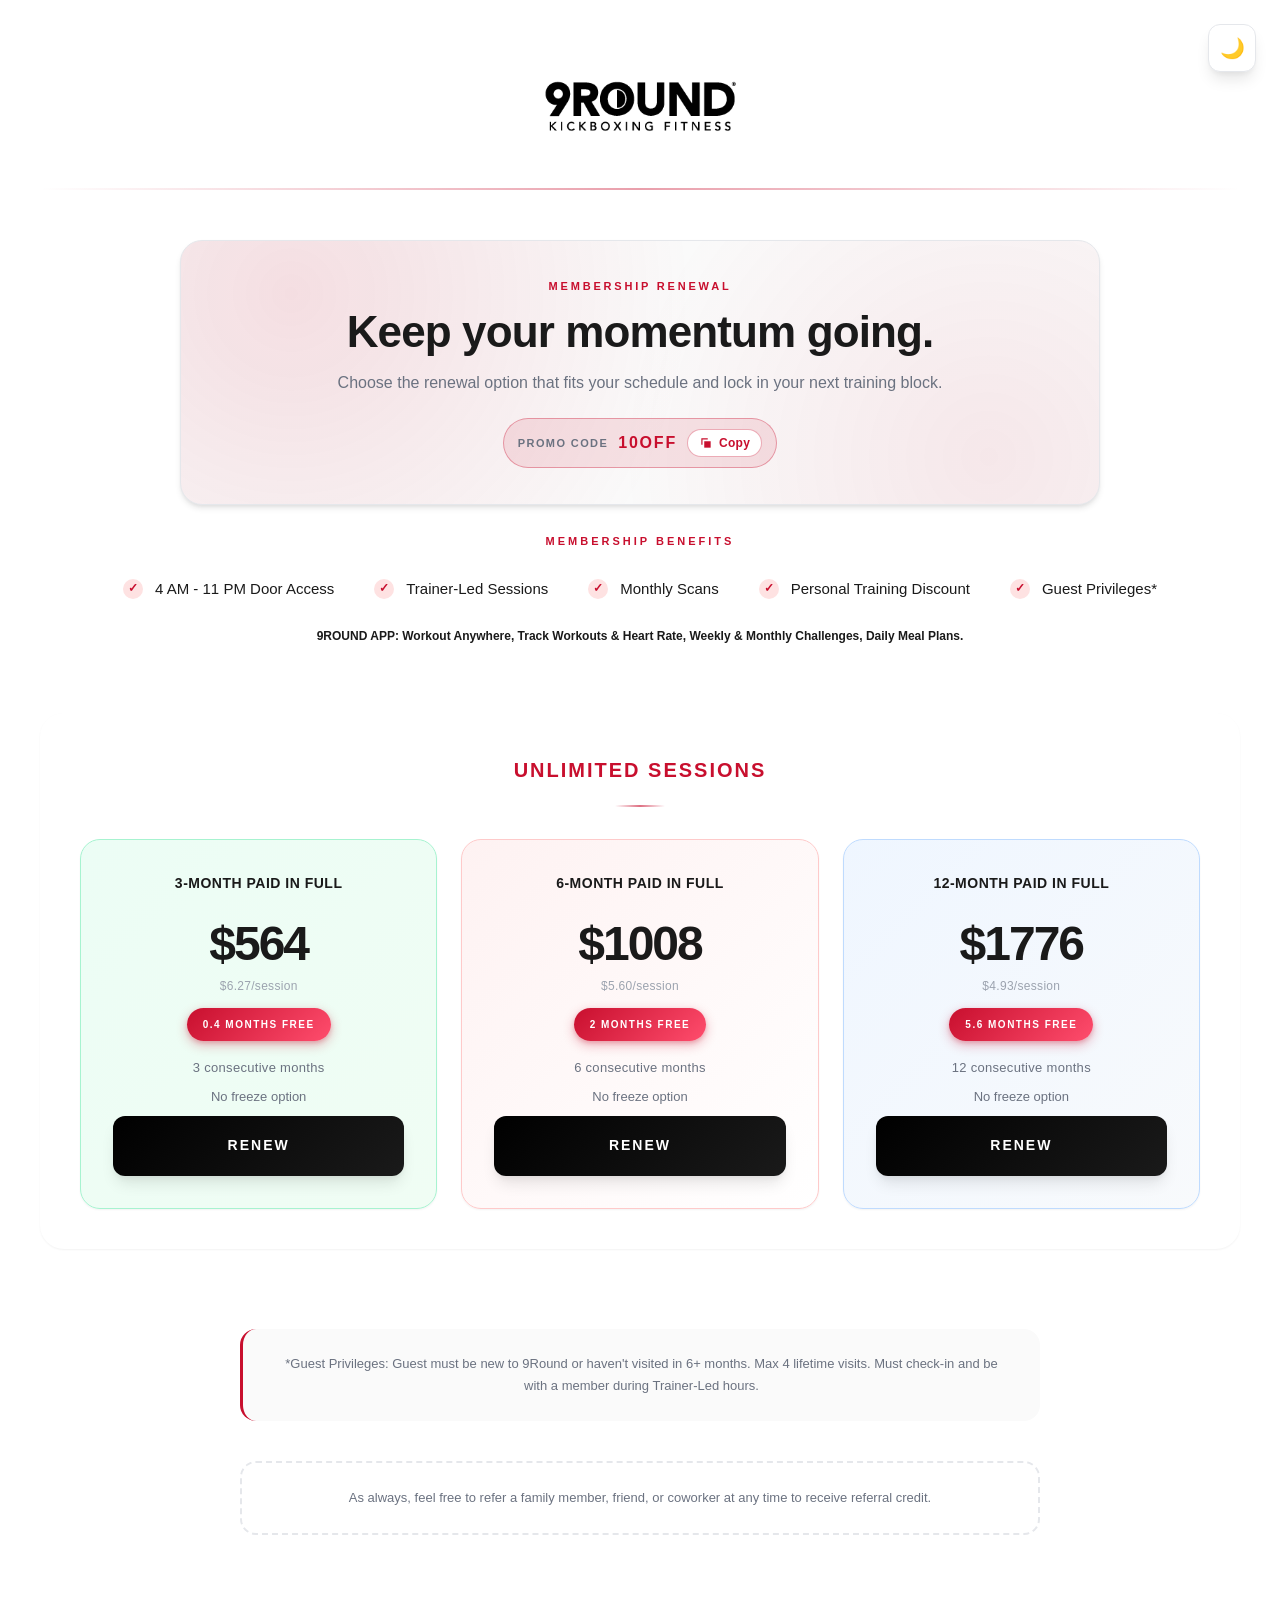
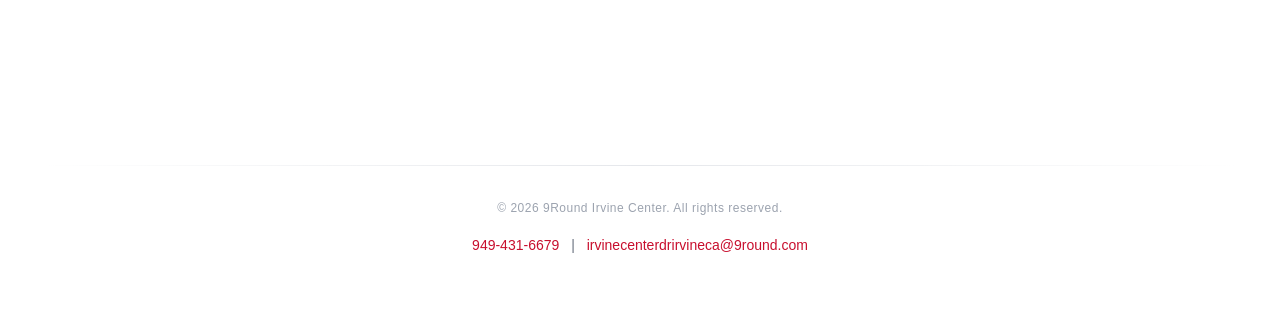
<file: index.html>
<!DOCTYPE html>
<html lang="en">
<head>
  <meta charset="UTF-8">
  <meta name="viewport" content="width=device-width, initial-scale=1.0, viewport-fit=cover">
  <title>9Round Irvine Center - Membership Options</title>
  <link rel="icon" type="image/png" sizes="96x96" href="images/favicon-96x96.png">
  <link rel="icon" href="images/favicon.svg" type="image/svg+xml">
  <link rel="shortcut icon" href="images/favicon.ico" type="image/x-icon">
  <link rel="stylesheet" type="text/css" href="styles.css">
</head>
<body>
  <button class="theme-toggle" aria-label="Toggle theme" title="Toggle light/dark mode">
    <span class="theme-icon">🌙</span>
  </button>
  <div class="container">
    <div class="logo-container">
      <img src="images/9round-white-logo.png" alt="9Round Logo" class="logo">
    </div>

    <section class="renewal-hero" aria-label="Membership renewal information">
      <p class="renewal-hero-kicker">MEMBERSHIP RENEWAL</p>
      <h1 class="renewal-hero-title">Keep your momentum going.</h1>
      <p class="renewal-hero-subtitle">Choose the renewal option that fits your schedule and lock in your next training block.</p>
      <div class="renewal-hero-promo">
        <span class="renewal-hero-promo-label">Promo Code</span>
        <span class="renewal-hero-promo-value" id="renewalPromoCode">10OFF</span>
        <button
          type="button"
          class="promo-copy-button"
          id="copyRenewCodeBtn"
          aria-label="Copy promo code 10OFF"
          title="Copy promo code"
        >
          <svg class="promo-copy-icon" viewBox="0 0 24 24" aria-hidden="true">
            <path d="M9 9h11v11H9z"></path>
            <path d="M4 4h11v2H6v9H4z"></path>
          </svg>
          <span class="promo-copy-text">Copy</span>
        </button>
      </div>
    </section>

    <div class="benefits-section">
      <ul class="benefits-list">
        <li>4 AM - 11 PM Door Access</li>
        <li>Trainer-Led Sessions</li>
        <li>Monthly Scans</li>
        <li>Personal Training Discount</li>
        <li>Guest Privileges*</li>
        <li class="no-checkmark">9ROUND APP: Workout Anywhere, Track Workouts & Heart Rate, Weekly & Monthly Challenges, Daily Meal Plans.</li>
      </ul>
    </div>

    <div class="pricing-grid pif-grid">
      <!-- Unlimited Sessions -->
      <div class="pricing-tier pif-unlimited-tier" data-tier="unlimited">
        <h2 class="tier-title">UNLIMITED SESSIONS</h2>

        <div class="pricing-option pif-option pif-option-3mo">
          <h3 class="option-title">3-Month Paid In Full</h3>
          <div class="price">$564</div>
          <div class="price-per-session">$6.27/session</div>
          <div class="highlight-badge" data-pif="564" data-monthly="228" data-tier="Unlimited" data-renew-url="https://app.clubready.com/JoinUs/9261/585790" data-months="3">0.4 MONTHS FREE</div>
          <p class="price-note">3 consecutive months</p>
          <p class="option-note">No freeze option</p>
          <a href="#" class="renew-button" data-url="https://app.clubready.com/JoinUs/9261/585790">RENEW</a>
        </div>

        <div class="pricing-option pif-option">
          <h3 class="option-title">6-Month Paid In Full</h3>
          <div class="price">$1008</div>
          <div class="price-per-session">$5.60/session</div>
          <div class="highlight-badge" data-pif="1008" data-monthly="228" data-tier="Unlimited" data-renew-url="https://app.clubready.com/JoinUs/9261/585791" data-months="6">2 MONTHS FREE</div>
          <p class="price-note">6 consecutive months</p>
          <p class="option-note">No freeze option</p>
          <a href="#" class="renew-button" data-url="https://app.clubready.com/JoinUs/9261/585791">RENEW</a>
        </div>

        <div class="pricing-option pif-option pif-option-12mo">
          <h3 class="option-title">12-Month Paid In Full</h3>
          <div class="price">$1776</div>
          <div class="price-per-session">$4.93/session</div>
          <div class="highlight-badge" data-pif="1776" data-monthly="228" data-tier="Unlimited" data-renew-url="https://app.clubready.com/JoinUs/9261/585792" data-months="12">5.6 MONTHS FREE</div>
          <p class="price-note">12 consecutive months</p>
          <p class="option-note">No freeze option</p>
          <a href="#" class="renew-button" data-url="https://app.clubready.com/JoinUs/9261/585792">RENEW</a>
        </div>
      </div>
    </div>

    <div class="guest-note">
      <p>*Guest Privileges: Guest must be new to 9Round or haven't visited in 6+ months. Max 4 lifetime visits. Must check-in and be with a member during Trainer-Led hours.</p>
    </div>

    <div class="referral-note">
      <p>As always, feel free to refer a family member, friend, or coworker at any time to receive referral credit.</p>
    </div>
  </div>

  <footer>
    <div class="footer-line"></div>
    <div class="footer-content">
      <p class="copyright">&copy; 2026 9Round Irvine Center. All rights reserved.</p>
      <p class="contact-info">
        <a href="tel:949-431-6679">949-431-6679</a> | 
        <a href="mailto:irvinecenterdrirvineca@9round.com">irvinecenterdrirvineca@9round.com</a>
      </p>
    </div>
  </footer>

  <!-- Renewal Modal -->
  <div id="renewalModal" class="modal">
    <div class="modal-content">
      <div class="modal-header">
        <div class="modal-title-wrapper">
          <h3 class="modal-title">
            <span class="modal-title-line1">MEMBERSHIP</span>
            <span class="modal-title-line2">RENEWAL</span>
          </h3>
        </div>
        <div class="modal-header-actions">
          <button class="modal-refresh" aria-label="Refresh content" title="Refresh content">
            <span class="refresh-icon">↻</span>
            <span class="refresh-text">Refresh</span>
          </button>
          <button class="modal-close" aria-label="Close modal">&times;</button>
        </div>
      </div>
      <div class="modal-body">
        <div class="modal-iframe-overlay">
          <div class="modal-overlay-content">
            <img src="images/favicon.svg" alt="9Round Logo" class="modal-overlay-logo">
            <div class="modal-overlay-info">
              <div class="modal-overlay-name">9Round Irvine Center</div>
              <div class="modal-overlay-address">6610 Irvine Center Dr, Irvine, CA 92618</div>
              <a href="tel:949-431-6679" class="modal-overlay-phone">949-431-6679</a>
            </div>
          </div>
        </div>
        <div class="modal-loader" id="modalLoader">
          <div class="loader-spinner"></div>
          <p class="loader-text">Loading...</p>
          <button class="status-check-btn" style="display:none; margin-top: 20px; padding: 10px 20px; background: #dc2626; color: white; border: none; border-radius: 4px; cursor: pointer; font-size: 14px; font-weight: 600;">Check Status / Close</button>
        </div>
        <iframe id="renewalIframe" src="" frameborder="0"></iframe>
      </div>
    </div>
  </div>

  <!-- Savings Modal -->
  <div id="savingsModal" class="modal">
    <div class="modal-content savings-modal-content">
      <div class="modal-header">
        <h3 class="modal-title">How You Save</h3>
        <button class="modal-close savings-modal-close" aria-label="Close modal">&times;</button>
      </div>
      <div class="modal-body savings-modal-body">
        <div class="savings-content">
          <div class="savings-membership-info">
            <div class="savings-membership-title" id="savings-tier-name">UNLIMITED SESSIONS</div>
            <div class="savings-membership-subtitle" id="savings-subtitle">6-Month Paid In Full</div>
          </div>
          <div class="savings-line">
            <span id="savings-monthly-label">6 months month-to-month:</span>
            <strong id="savings-monthly-total">$0</strong>
          </div>
          <div class="savings-line">
            <span id="savings-pif-label">6 months paid in full:</span>
            <strong id="savings-pif-total">$0</strong>
          </div>
          <div class="savings-total">
            <span>You save:</span>
            <strong id="savings-amount">$0</strong>
          </div>
          <div class="savings-note" id="savings-note-text">That's like getting 2 months FREE!</div>
          <a href="#" class="renew-button savings-modal-renew" id="savings-renew-button">RENEW</a>
        </div>
      </div>
    </div>
  </div>

  <script>
    // Theme management
    (function() {
      const themeToggle = document.querySelector('.theme-toggle');
      const themeIcon = document.querySelector('.theme-icon');
      const html = document.documentElement;
      
      // Get saved theme or detect system preference
      function getInitialTheme() {
        const savedTheme = localStorage.getItem('theme');
        if (savedTheme) {
          return savedTheme;
        }
        return window.matchMedia('(prefers-color-scheme: dark)').matches ? 'dark' : 'light';
      }
      
      // Apply theme
      function setTheme(theme) {
        html.setAttribute('data-theme', theme);
        localStorage.setItem('theme', theme);
        themeIcon.textContent = theme === 'dark' ? '☀️' : '🌙';
      }
      
      // Initialize theme
      setTheme(getInitialTheme());
      
      // Toggle theme on button click
      themeToggle.addEventListener('click', () => {
        const currentTheme = html.getAttribute('data-theme');
        const newTheme = currentTheme === 'dark' ? 'light' : 'dark';
        setTheme(newTheme);
      });
      
      // Listen for system theme changes (optional)
      window.matchMedia('(prefers-color-scheme: dark)').addEventListener('change', (e) => {
        // Only auto-switch if user hasn't manually set a preference
        if (!localStorage.getItem('theme')) {
          setTheme(e.matches ? 'dark' : 'light');
        }
      });
    })();

    // Modal functionality
    const modal = document.getElementById('renewalModal');
    const modalIframe = document.getElementById('renewalIframe');
    const modalClose = document.querySelector('.modal-close');
    const modalRefresh = document.querySelector('.modal-refresh');
    const modalLoader = document.getElementById('modalLoader');
    const loaderText = modalLoader.querySelector('.loader-text');
    const statusCheckBtn = modalLoader.querySelector('.status-check-btn');
    let loaderTimeout;
    let submissionTimeout;
    let loadCheckInterval;
    let lastIframeUrl = '';
    let modalOpenTime = null;

    function showModal(url) {
      // Show loader immediately
      modalLoader.style.display = 'flex';
      modal.style.display = 'flex';
      document.body.style.overflow = 'hidden'; // Prevent background scrolling
      
      // Reset loader text and hide status button
      loaderText.textContent = 'Loading...';
      statusCheckBtn.style.display = 'none';
      
      // Clear any existing timeouts/intervals
      if (loaderTimeout) {
        clearTimeout(loaderTimeout);
        loaderTimeout = null;
      }
      if (submissionTimeout) {
        clearTimeout(submissionTimeout);
        submissionTimeout = null;
      }
      if (loadCheckInterval) {
        clearInterval(loadCheckInterval);
        loadCheckInterval = null;
      }
      
      lastIframeUrl = url;
      
      // Track when modal was opened
      modalOpenTime = Date.now();
      
      // Set iframe source
      modalIframe.src = url;
      
      // Start periodic check for blocked/stuck iframe
      let checkCount = 0;
      loadCheckInterval = setInterval(() => {
        checkCount++;
        const timeSinceOpen = Date.now() - modalOpenTime;
        
        // After 30 seconds, always show status button (regardless of our loader state)
        // This handles cases where ClubReady's form shows its own loading spinners
        if (timeSinceOpen >= 30000) {
          // Show status button if modal is still open
          if (modal.style.display === 'flex') {
            loaderText.textContent = 'The form may be taking longer than expected. If your order was submitted, please check your email for confirmation. You can close this window.';
            showStatusCheckButton();
            clearInterval(loadCheckInterval);
            loadCheckInterval = null;
          }
        }
      }, 1000); // Check every 1 second
      
      // Set a timeout that always shows status button after 30 seconds
      // This ensures users can always close the modal, even if ClubReady's form is stuck
      loaderTimeout = setTimeout(() => {
        // Always show status button after 30 seconds if modal is still open
        if (modal.style.display === 'flex') {
          loaderText.textContent = 'The form may be taking longer than expected. If your order was submitted, please check your email for confirmation. You can close this window.';
          showStatusCheckButton();
          
          // Clear the interval if timeout fires
          if (loadCheckInterval) {
            clearInterval(loadCheckInterval);
            loadCheckInterval = null;
          }
        }
      }, 30000); // 30 seconds
    }

    function closeModal() {
      modal.style.display = 'none';
      modalIframe.src = ''; // Clear iframe to stop loading
      document.body.style.overflow = ''; // Restore scrolling
      modalLoader.style.display = 'none'; // Hide loader
      loaderText.textContent = 'Loading...';
      statusCheckBtn.style.display = 'none';
      
      if (loaderTimeout) {
        clearTimeout(loaderTimeout);
        loaderTimeout = null;
      }
      if (submissionTimeout) {
        clearTimeout(submissionTimeout);
        submissionTimeout = null;
      }
      if (loadCheckInterval) {
        clearInterval(loadCheckInterval);
        loadCheckInterval = null;
      }
      
      lastIframeUrl = '';
      modalOpenTime = null;
    }

    function showStatusCheckButton() {
      statusCheckBtn.style.display = 'block';
    }

    // Enhanced load event handler - fires on every navigation including post-submission
    modalIframe.addEventListener('load', function() {
      // Clear initial loader timeout since iframe loaded
      if (loaderTimeout) {
        clearTimeout(loaderTimeout);
        loaderTimeout = null;
      }
      
      // Clear the periodic check interval since iframe loaded
      if (loadCheckInterval) {
        clearInterval(loadCheckInterval);
        loadCheckInterval = null;
      }
      
      // Hide loader after a short delay to ensure content is rendered
      setTimeout(() => {
        modalLoader.style.display = 'none';
        statusCheckBtn.style.display = 'none';
      }, 500);
      
      // Try to detect if we're on a success/confirmation page
      try {
        // Check if iframe URL changed (may be blocked by same-origin policy)
        const currentUrl = modalIframe.src;
        if (currentUrl !== lastIframeUrl && (currentUrl.includes('success') || currentUrl.includes('confirm'))) {
          // Likely on success page
          console.log('Detected potential success page');
        }
        lastIframeUrl = currentUrl;
      } catch (e) {
        // Cross-origin restriction - can't access iframe.contentWindow
        // This is expected for ClubReady
      }
      
      // Monitor for stuck loading state after form submission
      // If loader is still showing after 2 minutes, show user feedback
      if (submissionTimeout) {
        clearTimeout(submissionTimeout);
      }
      
      submissionTimeout = setTimeout(() => {
        // Always show status button after 30 seconds if modal is still open
        // This handles cases where ClubReady's form processing gets stuck
        if (modal.style.display === 'flex') {
          loaderText.textContent = 'Processing may be taking longer than expected. If your order was submitted, please check your email for confirmation.';
          showStatusCheckButton();
        }
      }, 30000); // 30 seconds after load event
    });

    // Handle iframe load errors
    modalIframe.addEventListener('error', function() {
      modalLoader.style.display = 'none';
      statusCheckBtn.style.display = 'none';
      
      if (loaderTimeout) {
        clearTimeout(loaderTimeout);
        loaderTimeout = null;
      }
      if (submissionTimeout) {
        clearTimeout(submissionTimeout);
        submissionTimeout = null;
      }
      
      console.error('Failed to load iframe content');
      
      // Show user-friendly error message
      loaderText.textContent = 'Failed to load form. Please try refreshing or contact support.';
      showStatusCheckButton();
    });

    // Refresh button click handler
    modalRefresh.addEventListener('click', function() {
      if (!modalIframe.src) return;
      modalLoader.style.display = 'flex';
      loaderText.textContent = 'Loading...';
      statusCheckBtn.style.display = 'none';
      
      if (loaderTimeout) {
        clearTimeout(loaderTimeout);
      }
      if (submissionTimeout) {
        clearTimeout(submissionTimeout);
      }
      
      lastIframeUrl = modalIframe.src;
      modalIframe.src = modalIframe.src;
      
      loaderTimeout = setTimeout(() => {
        modalLoader.style.display = 'none';
      }, 30000);
    });

    // Status check button click handler
    statusCheckBtn.addEventListener('click', function() {
      closeModal();
    });

    // Listen for messages from iframe (if ClubReady supports postMessage)
    window.addEventListener('message', function(event) {
      // Verify origin for security
      if (event.origin.includes('clubready.com')) {
        if (event.data && event.data.type === 'formSubmitted') {
          modalLoader.style.display = 'none';
          statusCheckBtn.style.display = 'none';
        } else if (event.data && event.data.type === 'formError') {
          loaderText.textContent = 'An error occurred. Please try again.';
          showStatusCheckButton();
        }
      }
    });

    // Close modal handlers
    modalClose.addEventListener('click', closeModal);
    
    // Close modal when clicking outside
    window.addEventListener('click', function(event) {
      if (event.target === modal) {
        closeModal();
      }
    });

    // Close modal on Escape key
    document.addEventListener('keydown', function(event) {
      if (event.key === 'Escape' && modal.style.display === 'flex') {
        closeModal();
      }
    });

    // Savings Modal functionality
    (function() {
      const savingsModal = document.getElementById('savingsModal');
      const savingsModalClose = document.querySelector('.savings-modal-close');
      const badges = document.querySelectorAll('.highlight-badge');
      
      function showSavingsModal(badge) {
        if (!badge.hasAttribute('data-pif')) return;
        const pifPrice = parseFloat(badge.getAttribute('data-pif'));
        const monthlyPrice = parseFloat(badge.getAttribute('data-monthly'));
        const tierName = badge.getAttribute('data-tier');
        const renewUrl = badge.getAttribute('data-renew-url');
        const months = parseInt(badge.getAttribute('data-months'), 10) || 6;
        
        // Calculate values
        const monthsMonthly = monthlyPrice * months;
        const savings = monthsMonthly - pifPrice;
        const monthsFree = Math.round(savings / monthlyPrice * 10) / 10;
        
        // Update modal content
        const tierDisplayName = tierName.toUpperCase().includes('SESSION') 
          ? tierName.toUpperCase() 
          : tierName.toUpperCase() + ' SESSIONS';
        document.getElementById('savings-tier-name').textContent = tierDisplayName;
        document.getElementById('savings-subtitle').textContent = months + '-Month Paid In Full';
        document.getElementById('savings-monthly-label').textContent = months + ' months month-to-month:';
        document.getElementById('savings-pif-label').textContent = months + ' months paid in full:';
        document.getElementById('savings-monthly-total').textContent = `$${monthsMonthly.toLocaleString()}`;
        document.getElementById('savings-pif-total').textContent = `$${pifPrice.toLocaleString()}`;
        document.getElementById('savings-amount').textContent = `$${savings.toLocaleString()}`;
        document.getElementById('savings-note-text').textContent = "That's like getting " + (monthsFree % 1 === 0 ? monthsFree : monthsFree.toFixed(1)) + " months FREE!";
        
        // Update renew button
        const renewButton = document.getElementById('savings-renew-button');
        renewButton.setAttribute('data-url', renewUrl || '#');
        
        // Show modal
        savingsModal.style.display = 'flex';
        document.body.style.overflow = 'hidden';
      }
      
      function closeSavingsModal() {
        savingsModal.style.display = 'none';
        document.body.style.overflow = '';
      }
      
      // Add click handlers to all badges
      badges.forEach(badge => {
        badge.addEventListener('click', function(e) {
          e.preventDefault();
          e.stopPropagation();
          showSavingsModal(badge);
        });
      });
      
      // Close modal handlers
      savingsModalClose.addEventListener('click', closeSavingsModal);
      
      // Close modal when clicking outside
      window.addEventListener('click', function(event) {
        if (event.target === savingsModal) {
          closeSavingsModal();
        }
      });
      
      // Close modal on Escape key
      document.addEventListener('keydown', function(event) {
        if (event.key === 'Escape' && savingsModal.style.display === 'flex') {
          closeSavingsModal();
        }
      });
      
      // Handle renew button click in savings modal
      const savingsRenewButton = document.getElementById('savings-renew-button');
      savingsRenewButton.addEventListener('click', function(e) {
        e.preventDefault();
        const url = this.getAttribute('data-url');
        if (url && url !== '#') {
          closeSavingsModal();
          showModal(url);
        }
      });
    })();

    // Add click handlers for RENEW buttons
    document.querySelectorAll('.renew-button').forEach(button => {
      button.addEventListener('click', function(e) {
        e.preventDefault();
        const url = this.getAttribute('data-url');
        if (url && url !== '#' && !url.startsWith('PLACEHOLDER')) {
          showModal(url);
        } else {
          console.log('Placeholder URL for:', this.getAttribute('data-url'));
          alert('Renewal URL will be added soon. Please contact the gym for renewal options.');
        }
      });
    });

    (function() {
      const copyButton = document.getElementById('copyRenewCodeBtn');
      const promoCodeEl = document.getElementById('renewalPromoCode');
      if (!copyButton || !promoCodeEl) return;

      let copyResetTimeout = null;

      function setCopiedState() {
        copyButton.classList.add('copied');
        const copyText = copyButton.querySelector('.promo-copy-text');
        if (copyText) copyText.textContent = 'Copied';
        if (copyResetTimeout) clearTimeout(copyResetTimeout);
        copyResetTimeout = setTimeout(() => {
          copyButton.classList.remove('copied');
          if (copyText) copyText.textContent = 'Copy';
        }, 1800);
      }

      function fallbackCopyText(text) {
        const textArea = document.createElement('textarea');
        textArea.value = text;
        textArea.setAttribute('readonly', '');
        textArea.style.position = 'fixed';
        textArea.style.opacity = '0';
        document.body.appendChild(textArea);
        textArea.select();
        const ok = document.execCommand('copy');
        document.body.removeChild(textArea);
        return ok;
      }

      async function copyPromoCode() {
        const code = promoCodeEl.textContent.trim();
        try {
          if (navigator.clipboard && window.isSecureContext) {
            await navigator.clipboard.writeText(code);
          } else if (!fallbackCopyText(code)) {
            throw new Error('Clipboard copy failed');
          }
          setCopiedState();
        } catch (err) {
          alert('Unable to copy automatically. Promo code: ' + code);
        }
      }

      copyButton.addEventListener('click', copyPromoCode);
    })();

    // Sticky tabs on scroll
    (function() {
      const pricingTabs = document.querySelector('.pricing-tabs');
      if (!pricingTabs) return;
      let lastScrollTop = 0;
      
      function handleScroll() {
        const scrollTop = window.pageYOffset || document.documentElement.scrollTop;
        
        if (scrollTop > 100) {
          pricingTabs.classList.add('scrolled');
        } else {
          pricingTabs.classList.remove('scrolled');
        }
        
        lastScrollTop = scrollTop;
      }
      
      window.addEventListener('scroll', handleScroll, { passive: true });
      handleScroll(); // Check initial state
    })();

    // Pricing Filter Tabs functionality
    (function() {
      const tabs = document.querySelectorAll('.pricing-tab');
      const tiers = document.querySelectorAll('.pricing-tier');
      const pricingGrid = document.querySelector('.pricing-grid');
      if (!tabs.length || !tiers.length || !pricingGrid) return;
      
      tabs.forEach(tab => {
        tab.addEventListener('click', function() {
          const filter = this.getAttribute('data-filter');
          
          // Update active tab
          tabs.forEach(t => t.classList.remove('active'));
          this.classList.add('active');
          
          // Update grid layout class
          if (filter === 'all') {
            pricingGrid.classList.remove('filtered');
          } else {
            pricingGrid.classList.add('filtered');
          }
          
          // Filter pricing tiers
          tiers.forEach(tier => {
            const tierType = tier.getAttribute('data-tier');
            
            if (filter === 'all' || tierType === filter) {
              // Add filtered class if not showing all
              if (filter !== 'all') {
                tier.classList.add('filtered-tier');
                tier.style.display = 'grid';
              } else {
                tier.classList.remove('filtered-tier');
                tier.style.display = 'block';
              }
              // Trigger animation
              setTimeout(() => {
                tier.style.opacity = '1';
                tier.style.transform = 'translateY(0)';
              }, 10);
            } else {
              tier.classList.remove('filtered-tier');
              tier.style.opacity = '0';
              tier.style.transform = 'translateY(20px)';
              setTimeout(() => {
                tier.style.display = 'none';
              }, 300);
            }
          });
        });
      });
    })();
  </script>
</body>
</html>
</file>
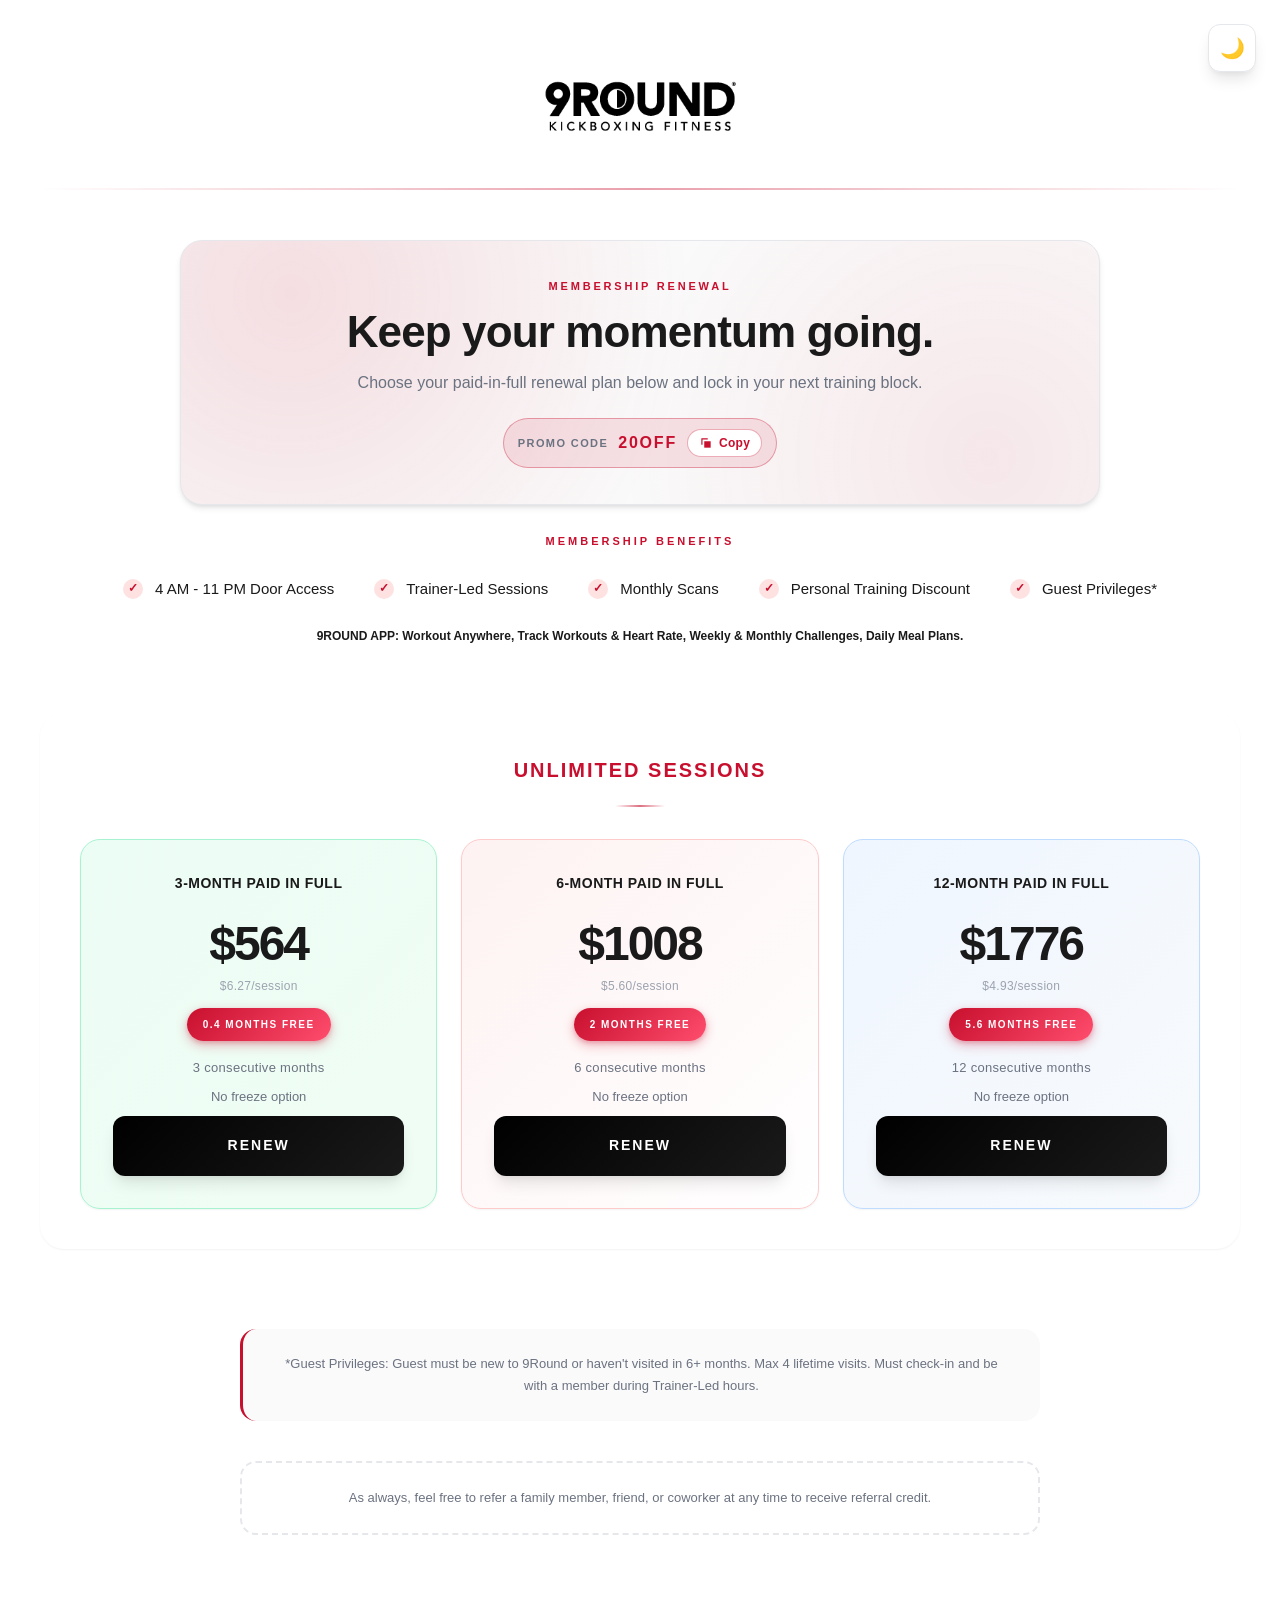
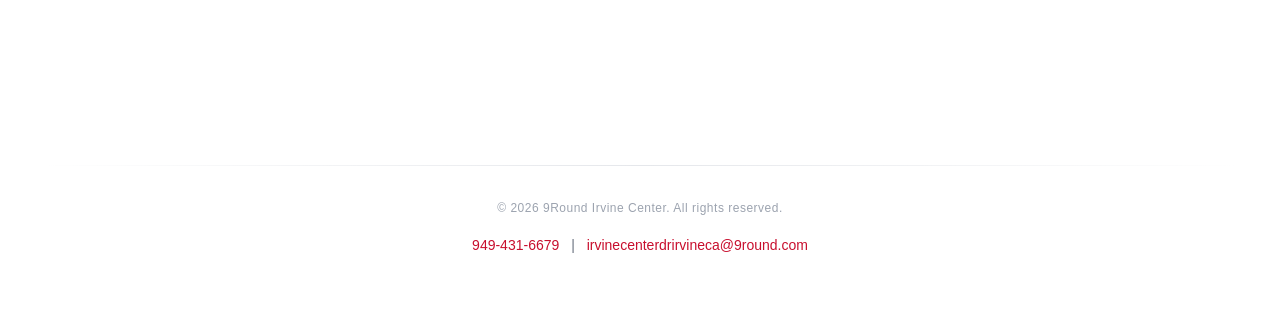
<file: pif/index.html>
<!DOCTYPE html>
<html lang="en">
<head>
  <meta charset="UTF-8">
  <meta name="viewport" content="width=device-width, initial-scale=1.0, viewport-fit=cover">
  <title>9Round Irvine Center - Renewal Paid In Full Options</title>
  <link rel="icon" type="image/png" sizes="96x96" href="../images/favicon-96x96.png">
  <link rel="icon" href="../images/favicon.svg" type="image/svg+xml">
  <link rel="shortcut icon" href="../images/favicon.ico" type="image/x-icon">
  <link rel="stylesheet" type="text/css" href="../styles.css">
</head>
<body>
  <button class="theme-toggle" aria-label="Toggle theme" title="Toggle light/dark mode">
    <span class="theme-icon">🌙</span>
  </button>
  <div class="container">
    <div class="logo-container">
      <img src="../images/9round-white-logo.png" alt="9Round Logo" class="logo">
    </div>

    <section class="renewal-hero" aria-label="Membership renewal information">
      <p class="renewal-hero-kicker">MEMBERSHIP RENEWAL</p>
      <h1 class="renewal-hero-title">Keep your momentum going.</h1>
      <p class="renewal-hero-subtitle">Choose your paid-in-full renewal plan below and lock in your next training block.</p>
      <div class="renewal-hero-promo">
        <span class="renewal-hero-promo-label">Promo Code</span>
        <span class="renewal-hero-promo-value" id="renewalPromoCode">20OFF</span>
        <button
          type="button"
          class="promo-copy-button"
          id="copyRenewCodeBtn"
          aria-label="Copy promo code 20OFF"
          title="Copy promo code"
        >
          <svg class="promo-copy-icon" viewBox="0 0 24 24" aria-hidden="true">
            <path d="M9 9h11v11H9z"></path>
            <path d="M4 4h11v2H6v9H4z"></path>
          </svg>
          <span class="promo-copy-text">Copy</span>
        </button>
      </div>
    </section>

    <div class="benefits-section">
      <ul class="benefits-list">
        <li>4 AM - 11 PM Door Access</li>
        <li>Trainer-Led Sessions</li>
        <li>Monthly Scans</li>
        <li>Personal Training Discount</li>
        <li>Guest Privileges*</li>
        <li class="no-checkmark">9ROUND APP: Workout Anywhere, Track Workouts & Heart Rate, Weekly & Monthly Challenges, Daily Meal Plans.</li>
      </ul>
    </div>

    <div class="pricing-grid pif-grid">
      <div class="pricing-tier pif-unlimited-tier" data-tier="unlimited">
        <h2 class="tier-title">UNLIMITED SESSIONS</h2>

        <div class="pricing-option pif-option pif-option-3mo">
          <h3 class="option-title">3-Month Paid In Full</h3>
          <div class="price">$564</div>
          <div class="price-per-session">$6.27/session</div>
          <div class="highlight-badge" data-pif="564" data-monthly="228" data-tier="Unlimited" data-renew-url="https://app.clubready.com/JoinUs/9261/585790" data-months="3">0.4 MONTHS FREE</div>
          <p class="price-note">3 consecutive months</p>
          <p class="option-note">No freeze option</p>
          <a href="#" class="renew-button" data-url="https://app.clubready.com/JoinUs/9261/585790">RENEW</a>
        </div>

        <div class="pricing-option pif-option">
          <h3 class="option-title">6-Month Paid In Full</h3>
          <div class="price">$1008</div>
          <div class="price-per-session">$5.60/session</div>
          <div class="highlight-badge" data-pif="1008" data-monthly="228" data-tier="Unlimited" data-renew-url="https://app.clubready.com/JoinUs/9261/585791" data-months="6">2 MONTHS FREE</div>
          <p class="price-note">6 consecutive months</p>
          <p class="option-note">No freeze option</p>
          <a href="#" class="renew-button" data-url="https://app.clubready.com/JoinUs/9261/585791">RENEW</a>
        </div>

        <div class="pricing-option pif-option pif-option-12mo">
          <h3 class="option-title">12-Month Paid In Full</h3>
          <div class="price">$1776</div>
          <div class="price-per-session">$4.93/session</div>
          <div class="highlight-badge" data-pif="1776" data-monthly="228" data-tier="Unlimited" data-renew-url="https://app.clubready.com/JoinUs/9261/585792" data-months="12">5.6 MONTHS FREE</div>
          <p class="price-note">12 consecutive months</p>
          <p class="option-note">No freeze option</p>
          <a href="#" class="renew-button" data-url="https://app.clubready.com/JoinUs/9261/585792">RENEW</a>
        </div>
      </div>

    </div>

    <div class="guest-note">
      <p>*Guest Privileges: Guest must be new to 9Round or haven't visited in 6+ months. Max 4 lifetime visits. Must check-in and be with a member during Trainer-Led hours.</p>
    </div>

    <div class="referral-note">
      <p>As always, feel free to refer a family member, friend, or coworker at any time to receive referral credit.</p>
    </div>
  </div>

  <footer>
    <div class="footer-line"></div>
    <div class="footer-content">
      <p class="copyright">&copy; 2026 9Round Irvine Center. All rights reserved.</p>
      <p class="contact-info">
        <a href="tel:949-431-6679">949-431-6679</a> |
        <a href="mailto:irvinecenterdrirvineca@9round.com">irvinecenterdrirvineca@9round.com</a>
      </p>
    </div>
  </footer>

  <div id="renewalModal" class="modal">
    <div class="modal-content">
      <div class="modal-header">
        <div class="modal-title-wrapper">
          <h3 class="modal-title">
            <span class="modal-title-line1">MEMBERSHIP</span>
            <span class="modal-title-line2">RENEWAL</span>
          </h3>
        </div>
        <div class="modal-header-actions">
          <button class="modal-refresh" aria-label="Refresh content" title="Refresh content">
            <span class="refresh-icon">↻</span>
            <span class="refresh-text">Refresh</span>
          </button>
          <button class="modal-close" aria-label="Close modal">&times;</button>
        </div>
      </div>
      <div class="modal-body">
        <div class="modal-iframe-overlay">
          <div class="modal-overlay-content">
            <img src="../images/favicon.svg" alt="9Round Logo" class="modal-overlay-logo">
            <div class="modal-overlay-info">
              <div class="modal-overlay-name">9Round Irvine Center</div>
              <div class="modal-overlay-address">6610 Irvine Center Dr, Irvine, CA 92618</div>
              <a href="tel:949-431-6679" class="modal-overlay-phone">949-431-6679</a>
            </div>
          </div>
        </div>
        <div class="modal-loader" id="modalLoader">
          <div class="loader-spinner"></div>
          <p class="loader-text">Loading...</p>
          <button class="status-check-btn" style="display:none; margin-top: 20px; padding: 10px 20px; background: #dc2626; color: white; border: none; border-radius: 4px; cursor: pointer; font-size: 14px; font-weight: 600;">Check Status / Close</button>
        </div>
        <iframe id="renewalIframe" src="" frameborder="0"></iframe>
      </div>
    </div>
  </div>

  <div id="savingsModal" class="modal">
    <div class="modal-content savings-modal-content">
      <div class="modal-header">
        <h3 class="modal-title">How You Save</h3>
        <button class="modal-close savings-modal-close" aria-label="Close modal">&times;</button>
      </div>
      <div class="modal-body savings-modal-body">
        <div class="savings-content">
          <div class="savings-membership-info">
            <div class="savings-membership-title" id="savings-tier-name">UNLIMITED SESSIONS</div>
            <div class="savings-membership-subtitle" id="savings-subtitle">6-Month Paid In Full</div>
          </div>
          <div class="savings-line">
            <span id="savings-monthly-label">6 months month-to-month:</span>
            <strong id="savings-monthly-total">$0</strong>
          </div>
          <div class="savings-line">
            <span id="savings-pif-label">6 months paid in full:</span>
            <strong id="savings-pif-total">$0</strong>
          </div>
          <div class="savings-total">
            <span>You save:</span>
            <strong id="savings-amount">$0</strong>
          </div>
          <div class="savings-note" id="savings-note-text">That's like getting 2 months FREE!</div>
          <a href="#" class="renew-button savings-modal-renew" id="savings-renew-button">RENEW</a>
        </div>
      </div>
    </div>
  </div>

  <script>
    (function() {
      const themeToggle = document.querySelector('.theme-toggle');
      const themeIcon = document.querySelector('.theme-icon');
      const html = document.documentElement;

      function getInitialTheme() {
        const savedTheme = localStorage.getItem('theme');
        if (savedTheme) {
          return savedTheme;
        }
        return window.matchMedia('(prefers-color-scheme: dark)').matches ? 'dark' : 'light';
      }

      function setTheme(theme) {
        html.setAttribute('data-theme', theme);
        localStorage.setItem('theme', theme);
        themeIcon.textContent = theme === 'dark' ? '☀️' : '🌙';
      }

      setTheme(getInitialTheme());

      themeToggle.addEventListener('click', () => {
        const currentTheme = html.getAttribute('data-theme');
        const newTheme = currentTheme === 'dark' ? 'light' : 'dark';
        setTheme(newTheme);
      });

      window.matchMedia('(prefers-color-scheme: dark)').addEventListener('change', (e) => {
        if (!localStorage.getItem('theme')) {
          setTheme(e.matches ? 'dark' : 'light');
        }
      });
    })();

    const modal = document.getElementById('renewalModal');
    const modalIframe = document.getElementById('renewalIframe');
    const modalClose = document.querySelector('.modal-close');
    const modalRefresh = document.querySelector('.modal-refresh');
    const modalLoader = document.getElementById('modalLoader');
    const loaderText = modalLoader.querySelector('.loader-text');
    const statusCheckBtn = modalLoader.querySelector('.status-check-btn');
    let loaderTimeout;
    let submissionTimeout;
    let loadCheckInterval;
    let lastIframeUrl = '';
    let modalOpenTime = null;

    function showModal(url) {
      modalLoader.style.display = 'flex';
      modal.style.display = 'flex';
      document.body.style.overflow = 'hidden';

      loaderText.textContent = 'Loading...';
      statusCheckBtn.style.display = 'none';

      if (loaderTimeout) {
        clearTimeout(loaderTimeout);
        loaderTimeout = null;
      }
      if (submissionTimeout) {
        clearTimeout(submissionTimeout);
        submissionTimeout = null;
      }
      if (loadCheckInterval) {
        clearInterval(loadCheckInterval);
        loadCheckInterval = null;
      }

      lastIframeUrl = url;
      modalOpenTime = Date.now();
      modalIframe.src = url;

      loadCheckInterval = setInterval(() => {
        const timeSinceOpen = Date.now() - modalOpenTime;
        if (timeSinceOpen >= 30000 && modal.style.display === 'flex') {
          loaderText.textContent = 'The form may be taking longer than expected. If your order was submitted, please check your email for confirmation. You can close this window.';
          showStatusCheckButton();
          clearInterval(loadCheckInterval);
          loadCheckInterval = null;
        }
      }, 1000);

      loaderTimeout = setTimeout(() => {
        if (modal.style.display === 'flex') {
          loaderText.textContent = 'The form may be taking longer than expected. If your order was submitted, please check your email for confirmation. You can close this window.';
          showStatusCheckButton();
          if (loadCheckInterval) {
            clearInterval(loadCheckInterval);
            loadCheckInterval = null;
          }
        }
      }, 30000);
    }

    function closeModal() {
      modal.style.display = 'none';
      modalIframe.src = '';
      document.body.style.overflow = '';
      modalLoader.style.display = 'none';
      loaderText.textContent = 'Loading...';
      statusCheckBtn.style.display = 'none';

      if (loaderTimeout) {
        clearTimeout(loaderTimeout);
        loaderTimeout = null;
      }
      if (submissionTimeout) {
        clearTimeout(submissionTimeout);
        submissionTimeout = null;
      }
      if (loadCheckInterval) {
        clearInterval(loadCheckInterval);
        loadCheckInterval = null;
      }

      lastIframeUrl = '';
      modalOpenTime = null;
    }

    function showStatusCheckButton() {
      statusCheckBtn.style.display = 'block';
    }

    modalIframe.addEventListener('load', function() {
      if (loaderTimeout) {
        clearTimeout(loaderTimeout);
        loaderTimeout = null;
      }

      if (loadCheckInterval) {
        clearInterval(loadCheckInterval);
        loadCheckInterval = null;
      }

      setTimeout(() => {
        modalLoader.style.display = 'none';
        statusCheckBtn.style.display = 'none';
      }, 500);

      try {
        const currentUrl = modalIframe.src;
        if (currentUrl !== lastIframeUrl && (currentUrl.includes('success') || currentUrl.includes('confirm'))) {
          console.log('Detected potential success page');
        }
        lastIframeUrl = currentUrl;
      } catch (e) {
      }

      if (submissionTimeout) {
        clearTimeout(submissionTimeout);
      }

      submissionTimeout = setTimeout(() => {
        if (modal.style.display === 'flex') {
          loaderText.textContent = 'Processing may be taking longer than expected. If your order was submitted, please check your email for confirmation.';
          showStatusCheckButton();
        }
      }, 30000);
    });

    modalIframe.addEventListener('error', function() {
      modalLoader.style.display = 'none';
      statusCheckBtn.style.display = 'none';

      if (loaderTimeout) {
        clearTimeout(loaderTimeout);
        loaderTimeout = null;
      }
      if (submissionTimeout) {
        clearTimeout(submissionTimeout);
        submissionTimeout = null;
      }

      console.error('Failed to load iframe content');
      loaderText.textContent = 'Failed to load form. Please try refreshing or contact support.';
      showStatusCheckButton();
    });

    modalRefresh.addEventListener('click', function() {
      if (!modalIframe.src) return;
      modalLoader.style.display = 'flex';
      loaderText.textContent = 'Loading...';
      statusCheckBtn.style.display = 'none';

      if (loaderTimeout) {
        clearTimeout(loaderTimeout);
      }
      if (submissionTimeout) {
        clearTimeout(submissionTimeout);
      }

      lastIframeUrl = modalIframe.src;
      modalIframe.src = modalIframe.src;

      loaderTimeout = setTimeout(() => {
        modalLoader.style.display = 'none';
      }, 30000);
    });

    statusCheckBtn.addEventListener('click', function() {
      closeModal();
    });

    window.addEventListener('message', function(event) {
      if (event.origin.includes('clubready.com')) {
        if (event.data && event.data.type === 'formSubmitted') {
          modalLoader.style.display = 'none';
          statusCheckBtn.style.display = 'none';
        } else if (event.data && event.data.type === 'formError') {
          loaderText.textContent = 'An error occurred. Please try again.';
          showStatusCheckButton();
        }
      }
    });

    modalClose.addEventListener('click', closeModal);

    window.addEventListener('click', function(event) {
      if (event.target === modal) {
        closeModal();
      }
    });

    document.addEventListener('keydown', function(event) {
      if (event.key === 'Escape' && modal.style.display === 'flex') {
        closeModal();
      }
    });

    (function() {
      const savingsModal = document.getElementById('savingsModal');
      const savingsModalClose = document.querySelector('.savings-modal-close');
      const badges = document.querySelectorAll('.highlight-badge');

      function showSavingsModal(badge) {
        if (!badge.hasAttribute('data-pif')) return;
        const pifPrice = parseFloat(badge.getAttribute('data-pif'));
        const monthlyPrice = parseFloat(badge.getAttribute('data-monthly'));
        const tierName = badge.getAttribute('data-tier');
        const renewUrl = badge.getAttribute('data-renew-url');
        const months = parseInt(badge.getAttribute('data-months'), 10) || 6;

        const monthsMonthly = monthlyPrice * months;
        const savings = monthsMonthly - pifPrice;
        const monthsFree = Math.round(savings / monthlyPrice * 10) / 10;

        const tierDisplayName = tierName.toUpperCase().includes('SESSION')
          ? tierName.toUpperCase()
          : tierName.toUpperCase() + ' SESSIONS';

        document.getElementById('savings-tier-name').textContent = tierDisplayName;
        document.getElementById('savings-subtitle').textContent = months + '-Month Paid In Full';
        document.getElementById('savings-monthly-label').textContent = months + ' months month-to-month:';
        document.getElementById('savings-pif-label').textContent = months + ' months paid in full:';
        document.getElementById('savings-monthly-total').textContent = `$${monthsMonthly.toLocaleString()}`;
        document.getElementById('savings-pif-total').textContent = `$${pifPrice.toLocaleString()}`;
        document.getElementById('savings-amount').textContent = `$${savings.toLocaleString()}`;
        document.getElementById('savings-note-text').textContent = "That's like getting " + (monthsFree % 1 === 0 ? monthsFree : monthsFree.toFixed(1)) + " months FREE!";

        const renewButton = document.getElementById('savings-renew-button');
        renewButton.setAttribute('data-url', renewUrl || '#');

        savingsModal.style.display = 'flex';
        document.body.style.overflow = 'hidden';
      }

      function closeSavingsModal() {
        savingsModal.style.display = 'none';
        document.body.style.overflow = '';
      }

      badges.forEach(badge => {
        badge.addEventListener('click', function(e) {
          e.preventDefault();
          e.stopPropagation();
          showSavingsModal(badge);
        });
      });

      savingsModalClose.addEventListener('click', closeSavingsModal);

      window.addEventListener('click', function(event) {
        if (event.target === savingsModal) {
          closeSavingsModal();
        }
      });

      document.addEventListener('keydown', function(event) {
        if (event.key === 'Escape' && savingsModal.style.display === 'flex') {
          closeSavingsModal();
        }
      });

      const savingsRenewButton = document.getElementById('savings-renew-button');
      savingsRenewButton.addEventListener('click', function(e) {
        e.preventDefault();
        const url = this.getAttribute('data-url');
        if (url && url !== '#') {
          closeSavingsModal();
          showModal(url);
        }
      });
    })();

    document.querySelectorAll('.renew-button').forEach(button => {
      button.addEventListener('click', function(e) {
        e.preventDefault();
        const url = this.getAttribute('data-url');
        if (url && url !== '#' && !url.startsWith('PLACEHOLDER')) {
          showModal(url);
        } else {
          console.log('Placeholder URL for:', this.getAttribute('data-url'));
          alert('Renewal URL will be added soon. Please contact the gym for renewal options.');
        }
      });
    });

    (function() {
      const copyButton = document.getElementById('copyRenewCodeBtn');
      const promoCodeEl = document.getElementById('renewalPromoCode');
      if (!copyButton || !promoCodeEl) return;

      let copyResetTimeout = null;

      function setCopiedState() {
        copyButton.classList.add('copied');
        const copyText = copyButton.querySelector('.promo-copy-text');
        if (copyText) copyText.textContent = 'Copied';
        if (copyResetTimeout) clearTimeout(copyResetTimeout);
        copyResetTimeout = setTimeout(() => {
          copyButton.classList.remove('copied');
          if (copyText) copyText.textContent = 'Copy';
        }, 1800);
      }

      function fallbackCopyText(text) {
        const textArea = document.createElement('textarea');
        textArea.value = text;
        textArea.setAttribute('readonly', '');
        textArea.style.position = 'fixed';
        textArea.style.opacity = '0';
        document.body.appendChild(textArea);
        textArea.select();
        const ok = document.execCommand('copy');
        document.body.removeChild(textArea);
        return ok;
      }

      async function copyPromoCode() {
        const code = promoCodeEl.textContent.trim();
        try {
          if (navigator.clipboard && window.isSecureContext) {
            await navigator.clipboard.writeText(code);
          } else if (!fallbackCopyText(code)) {
            throw new Error('Clipboard copy failed');
          }
          setCopiedState();
        } catch (err) {
          alert('Unable to copy automatically. Promo code: ' + code);
        }
      }

      copyButton.addEventListener('click', copyPromoCode);
    })();
  </script>
</body>
</html>
</file>
<file: styles.css>
* {
  margin: 0;
  padding: 0;
  box-sizing: border-box;
}

:root {
  /* Light mode colors - Premium palette */
  --bg-primary: #ffffff;
  --bg-secondary: #fafafa;
  --text-primary: #1a1a1a;
  --text-secondary: #6b7280;
  --text-tertiary: #9ca3af;
  --border-color: #e5e7eb;
  --border-light: #f3f4f6;
  --accent-red: #C80F2E;
  --accent-red-light: #fee2e2;
  --accent-red-bg: #fef2f2;
  --pif-bg: linear-gradient(135deg, #fef2f2 0%, #ffffff 100%);
  --pif-border: #fecaca;
  --pif-12mo-bg: linear-gradient(135deg, #eff6ff 0%, #f8fafc 100%);
  --pif-12mo-border: #bfdbfe;
  --pif-3mo-bg: linear-gradient(135deg, #ecfdf5 0%, #f0fdf4 100%);
  --pif-3mo-border: #a7f3d0;
  --monthly-bg: linear-gradient(135deg, #f9fafb 0%, #ffffff 100%);
  --monthly-border: #e5e7eb;
  --tier-border: rgba(229, 231, 235, 0.5);
  --shadow-sm: 0 1px 2px 0 rgba(0, 0, 0, 0.05);
  --shadow: 0 4px 6px -1px rgba(0, 0, 0, 0.1), 0 2px 4px -1px rgba(0, 0, 0, 0.06);
  --shadow-md: 0 10px 15px -3px rgba(0, 0, 0, 0.1), 0 4px 6px -2px rgba(0, 0, 0, 0.05);
  --shadow-lg: 0 20px 25px -5px rgba(0, 0, 0, 0.1), 0 10px 10px -5px rgba(0, 0, 0, 0.04);
  --shadow-xl: 0 25px 50px -12px rgba(0, 0, 0, 0.25);
}

[data-theme="dark"] {
  /* Dark mode colors - Premium dark palette */
  --bg-primary: #0f0f0f;
  --bg-secondary: #1a1a1a;
  --text-primary: #f9fafb;
  --text-secondary: #d1d5db;
  --text-tertiary: #9ca3af;
  --border-color: #374151;
  --border-light: #1f2937;
  --accent-red: #ff4d6d;
  --accent-red-light: #4a1a1a;
  --accent-red-bg: #2a1a1a;
  --pif-bg: linear-gradient(135deg, #3a1f1f 0%, #1f1f1f 100%);
  --pif-border: #5a2a2a;
  --pif-12mo-bg: linear-gradient(135deg, #1e3a5f 0%, #0f172a 100%);
  --pif-12mo-border: #334155;
  --pif-3mo-bg: linear-gradient(135deg, #1e3d32 0%, #14532d 100%);
  --pif-3mo-border: #065f46;
  --monthly-bg: linear-gradient(135deg, #1f2937 0%, #111827 100%);
  --monthly-border: #374151;
  --tier-border: rgba(55, 65, 81, 0.5);
  --shadow-sm: 0 1px 2px 0 rgba(0, 0, 0, 0.3);
  --shadow: 0 4px 6px -1px rgba(0, 0, 0, 0.4), 0 2px 4px -1px rgba(0, 0, 0, 0.3);
  --shadow-md: 0 10px 15px -3px rgba(0, 0, 0, 0.5), 0 4px 6px -2px rgba(0, 0, 0, 0.4);
  --shadow-lg: 0 20px 25px -5px rgba(0, 0, 0, 0.6), 0 10px 10px -5px rgba(0, 0, 0, 0.5);
  --shadow-xl: 0 25px 50px -12px rgba(0, 0, 0, 0.8);
}

html {
  scroll-behavior: smooth;
  font-size: 16px;
}

body {
  font-family: -apple-system, BlinkMacSystemFont, 'Segoe UI', 'Roboto', 'Helvetica Neue', Arial, sans-serif;
  background: var(--bg-primary);
  color: var(--text-primary);
  line-height: 1.7;
  padding: 0;
  transition: background-color 0.4s cubic-bezier(0.4, 0, 0.2, 1), color 0.4s cubic-bezier(0.4, 0, 0.2, 1);
  -webkit-font-smoothing: antialiased;
  -moz-osx-font-smoothing: grayscale;
  font-feature-settings: "kern" 1;
  text-rendering: optimizeLegibility;
}

/* Premium Theme Toggle */
.theme-toggle {
  position: fixed;
  top: 24px;
  right: 24px;
  width: 48px;
  height: 48px;
  border-radius: 12px;
  border: 1px solid var(--border-color);
  background: var(--bg-primary);
  backdrop-filter: blur(20px) saturate(180%);
  -webkit-backdrop-filter: blur(20px) saturate(180%);
  color: var(--text-primary);
  cursor: pointer;
  display: flex;
  align-items: center;
  justify-content: center;
  font-size: 20px;
  z-index: 1000;
  transition: all 0.3s cubic-bezier(0.4, 0, 0.2, 1);
  box-shadow: var(--shadow-md);
}

.theme-toggle:hover {
  transform: translateY(-2px);
  box-shadow: var(--shadow-lg);
  border-color: var(--accent-red);
  background: var(--bg-secondary);
}

.theme-toggle:active {
  transform: translateY(0);
}

.container {
  max-width: 1400px;
  margin: 0 auto;
  padding: 60px 40px;
  animation: fadeIn 0.8s cubic-bezier(0.4, 0, 0.2, 1);
}

.logo-container {
  text-align: center;
  margin-bottom: 60px;
  animation: fadeInDown 0.8s cubic-bezier(0.4, 0, 0.2, 1);
  position: relative;
  padding-bottom: 40px;
}

.logo-container::after {
  content: '';
  position: absolute;
  bottom: 0;
  left: 0;
  right: 0;
  width: 100%;
  height: 2px;
  background: linear-gradient(90deg, transparent, var(--accent-red), transparent);
  opacity: 0.4;
}

.logo {
  height: 90px;
  width: auto;
  filter: brightness(0);
  display: block;
  margin: 0 auto;
  transition: all 0.4s cubic-bezier(0.4, 0, 0.2, 1);
}

[data-theme="dark"] .logo {
  filter: none;
}

/* Renewal Hero */
.renewal-hero {
  margin: -10px auto 42px;
  max-width: 920px;
  text-align: center;
  padding: 36px 32px;
  border-radius: 22px;
  border: 1px solid var(--border-color);
  background:
    radial-gradient(circle at 12% 20%, rgba(200, 15, 46, 0.12), transparent 48%),
    radial-gradient(circle at 88% 82%, rgba(200, 15, 46, 0.08), transparent 44%),
    var(--bg-secondary);
  box-shadow: var(--shadow);
  animation: fadeInUp 0.8s cubic-bezier(0.4, 0, 0.2, 1) 0.15s both;
}

.renewal-hero-kicker {
  font-size: 11px;
  font-weight: 800;
  letter-spacing: 2.8px;
  color: var(--accent-red);
  text-transform: uppercase;
  margin-bottom: 12px;
}

.renewal-hero-title {
  font-size: clamp(28px, 4.1vw, 44px);
  line-height: 1.1;
  font-weight: 900;
  letter-spacing: -0.02em;
  margin-bottom: 14px;
}

.renewal-hero-subtitle {
  font-size: 16px;
  line-height: 1.65;
  color: var(--text-secondary);
  max-width: 680px;
  margin: 0 auto 22px;
}

.renewal-hero-promo {
  display: inline-flex;
  align-items: center;
  gap: 10px;
  padding: 10px 14px;
  border-radius: 999px;
  border: 1px solid rgba(200, 15, 46, 0.35);
  background: rgba(200, 15, 46, 0.1);
}

.renewal-hero-promo-label {
  font-size: 11px;
  font-weight: 700;
  letter-spacing: 1.4px;
  text-transform: uppercase;
  color: var(--text-secondary);
}

.renewal-hero-promo-value {
  font-size: 16px;
  line-height: 1;
  font-weight: 900;
  letter-spacing: 1.8px;
  color: var(--accent-red);
}

.promo-copy-button {
  display: inline-flex;
  align-items: center;
  gap: 6px;
  border: 1px solid rgba(200, 15, 46, 0.35);
  background: var(--bg-primary);
  color: var(--accent-red);
  border-radius: 999px;
  padding: 6px 11px;
  font-size: 12px;
  font-weight: 700;
  letter-spacing: 0.3px;
  cursor: pointer;
  transition: all 0.2s ease;
}

.promo-copy-button:hover {
  transform: translateY(-1px);
  box-shadow: var(--shadow-sm);
}

.promo-copy-button:focus {
  outline: 2px solid var(--accent-red);
  outline-offset: 2px;
}

.promo-copy-icon {
  width: 14px;
  height: 14px;
  fill: currentColor;
}

.promo-copy-button.copied {
  background: var(--accent-red);
  color: #fff;
  border-color: var(--accent-red);
}

[data-theme="dark"] .renewal-hero {
  border-color: var(--border-color);
  background:
    radial-gradient(circle at 12% 20%, rgba(255, 77, 109, 0.2), transparent 46%),
    radial-gradient(circle at 88% 82%, rgba(255, 77, 109, 0.14), transparent 40%),
    var(--bg-secondary);
}

/* Premium Benefits Section */
.benefits-section {
  margin-bottom: 65px;
  margin-top: -15px;
  text-align: center;
  background: transparent;
  padding: 0;
  border-radius: 0;
  border: none;
  box-shadow: none;
  transition: all 0.4s cubic-bezier(0.4, 0, 0.2, 1);
  animation: fadeInUp 0.8s cubic-bezier(0.4, 0, 0.2, 1) 0.2s both;
  position: relative;
  overflow: visible;
}

.benefits-section:hover {
  transform: none;
  box-shadow: none;
  border-color: transparent;
}

[data-theme="dark"] .benefits-section {
  background: transparent;
  border-color: transparent;
  box-shadow: none;
}

.benefits-section::before {
  content: "MEMBERSHIP BENEFITS";
  display: block;
  font-size: 11px;
  font-weight: 700;
  color: var(--accent-red);
  text-transform: uppercase;
  letter-spacing: 3px;
  margin-bottom: 24px;
  text-align: center;
  position: relative;
}


.benefits-list {
  list-style: none;
  display: flex;
  flex-wrap: wrap;
  justify-content: center;
  gap: 24px 40px;
  font-size: 15px;
  color: var(--text-primary);
  margin: 0;
  padding: 0;
  font-weight: 500;
}

.benefits-list li {
  padding: 0;
  margin: 0;
  position: relative;
  padding-left: 32px;
  line-height: 1.8;
  transition: transform 0.3s cubic-bezier(0.4, 0, 0.2, 1);
  display: flex;
  align-items: center;
}

.benefits-list li:hover {
  transform: translateX(4px);
}

.benefits-list li:before {
  content: "✓";
  position: absolute;
  left: 0;
  top: 50%;
  transform: translateY(-50%);
  color: var(--accent-red);
  font-weight: 700;
  width: 20px;
  height: 20px;
  display: flex;
  align-items: center;
  justify-content: center;
  background: var(--accent-red-light);
  border-radius: 50%;
  font-size: 12px;
  flex-shrink: 0;
}

.benefits-list li.no-checkmark:before {
  display: none;
}

.benefits-list li.no-checkmark {
  padding-left: 0;
  font-size: 12px;
  font-weight: 700;
}

/* Premium Pricing Filter Tabs */
.pricing-tabs {
  display: flex;
  justify-content: center;
  gap: 8px;
  margin-bottom: 48px;
  padding: 0 20px;
  animation: fadeInUp 0.8s cubic-bezier(0.4, 0, 0.2, 1) 0.3s both;
  flex-wrap: wrap;
  position: sticky;
  top: 0;
  z-index: 100;
  background: transparent;
  padding-top: 24px;
  padding-bottom: 24px;
  margin-top: -24px;
  margin-bottom: 48px;
  margin-left: calc(50% - 50vw);
  margin-right: calc(50% - 50vw);
  width: 100vw;
  left: 0;
  right: 0;
  transition: background-color 0.4s cubic-bezier(0.4, 0, 0.2, 1), box-shadow 0.3s cubic-bezier(0.4, 0, 0.2, 1);
}

.pricing-tabs::after {
  content: '';
  position: absolute;
  bottom: 0;
  left: 0;
  right: 0;
  height: 1px;
  background: linear-gradient(90deg, transparent, var(--border-color), transparent);
  opacity: 0;
  transition: opacity 0.3s cubic-bezier(0.4, 0, 0.2, 1);
}

.pricing-tabs.scrolled {
  box-shadow: 0 2px 8px rgba(0, 0, 0, 0.08);
  backdrop-filter: blur(10px);
  -webkit-backdrop-filter: blur(10px);
  background: rgba(255, 255, 255, 0.8);
}

.pricing-tabs.scrolled::after {
  opacity: 1;
}

[data-theme="dark"] .pricing-tabs {
  background: transparent;
}

[data-theme="dark"] .pricing-tabs.scrolled {
  box-shadow: 0 2px 8px rgba(0, 0, 0, 0.3);
  background: rgba(15, 15, 15, 0.8);
}

.pricing-tab {
  padding: 14px 32px;
  background: var(--bg-secondary);
  border: 1px solid var(--border-color);
  border-radius: 12px;
  color: var(--text-secondary);
  font-size: 13px;
  font-weight: 700;
  text-transform: uppercase;
  letter-spacing: 1.5px;
  cursor: pointer;
  transition: all 0.3s cubic-bezier(0.4, 0, 0.2, 1);
  position: relative;
  overflow: hidden;
  min-width: 100px;
  text-align: center;
  display: flex;
  align-items: center;
  justify-content: center;
  gap: 8px;
}

.tab-icon {
  display: inline-flex;
  align-items: center;
  justify-content: center;
  font-size: 18px;
  line-height: 1;
  vertical-align: middle;
}

.tab-text {
  display: inline-block;
  vertical-align: middle;
  line-height: 1.2;
}

.pricing-tab[data-filter="all"] .tab-icon {
  font-size: 20px;
  transform: translateY(-3px);
}

.pricing-tab[data-filter="unlimited"] .tab-icon {
  font-size: 28px;
}

.pricing-tab::before {
  content: '';
  position: absolute;
  top: 0;
  left: -100%;
  width: 100%;
  height: 100%;
  background: linear-gradient(90deg, transparent, rgba(200, 15, 46, 0.1), transparent);
  transition: left 0.5s cubic-bezier(0.4, 0, 0.2, 1);
}

.pricing-tab:hover::before {
  left: 100%;
}

.pricing-tab:hover {
  border-color: var(--accent-red);
  color: var(--accent-red);
  background: var(--bg-primary);
  transform: translateY(-2px);
  box-shadow: var(--shadow-sm);
}

.pricing-tab.active {
  background: linear-gradient(135deg, var(--accent-red) 0%, #ff4d6d 100%);
  color: #ffffff;
  border-color: var(--accent-red);
  box-shadow: 0 4px 12px rgba(200, 15, 46, 0.3), 0 2px 4px rgba(200, 15, 46, 0.2);
}

.pricing-tab.active:hover {
  background: linear-gradient(135deg, #ff4d6d 0%, var(--accent-red) 100%);
  box-shadow: 0 6px 16px rgba(200, 15, 46, 0.4), 0 3px 6px rgba(200, 15, 46, 0.3);
  transform: translateY(-3px);
}

[data-theme="dark"] .pricing-tab {
  background: var(--bg-secondary);
  border-color: var(--border-color);
}

[data-theme="dark"] .pricing-tab:hover {
  background: var(--bg-primary);
  border-color: var(--accent-red);
}

[data-theme="dark"] .pricing-tab.active {
  background: linear-gradient(135deg, var(--accent-red) 0%, #ff4d6d 100%);
  border-color: var(--accent-red);
}

/* Premium Pricing Grid */
.pricing-grid {
  display: grid;
  grid-template-columns: repeat(3, 1fr);
  gap: 32px;
  margin-bottom: 80px;
  animation: fadeInUp 1s cubic-bezier(0.4, 0, 0.2, 1) 0.4s both;
  transition: grid-template-columns 0.4s cubic-bezier(0.4, 0, 0.2, 1);
}

.pricing-grid.pif-grid {
  grid-template-columns: 1fr;
  justify-items: center;
  max-width: 1200px;
  margin-left: auto;
  margin-right: auto;
}

.pricing-grid.pif-grid .pricing-tier.pif-unlimited-tier {
  max-width: 100%;
  width: 100%;
  display: grid;
  grid-template-columns: repeat(3, minmax(0, 1fr));
  gap: 24px;
  align-items: stretch;
}

.pricing-grid.pif-grid .pricing-tier.pif-unlimited-tier .tier-title {
  grid-column: 1 / -1;
  margin-bottom: 8px;
}

.pricing-grid.pif-grid .pricing-tier.pif-unlimited-tier .pricing-option {
  margin-bottom: 0;
  height: 100%;
  display: flex;
  flex-direction: column;
}

.pricing-grid.pif-grid .pricing-tier.pif-unlimited-tier .pricing-option .renew-button {
  margin-top: auto;
}

.pricing-grid.filtered {
  grid-template-columns: 1fr;
  max-width: 1200px;
  margin-left: auto;
  margin-right: auto;
  justify-items: center;
  width: 100%;
}

.pricing-tier {
  border: none;
  border-radius: 24px;
  padding: 40px;
  background-color: var(--bg-primary);
  transition: all 0.5s cubic-bezier(0.4, 0, 0.2, 1);
  box-shadow: var(--shadow-sm);
  position: relative;
  overflow: hidden;
  backdrop-filter: blur(10px);
  -webkit-backdrop-filter: blur(10px);
  opacity: 1;
  transform: translateY(0);
  width: 100%;
  max-width: 400px;
}

.pricing-grid.filtered .pricing-tier {
  max-width: 100%;
}

.pricing-tier.filtered-tier {
  max-width: 1100px !important;
  margin: 0 auto;
  display: grid !important;
  grid-template-columns: 1fr 1fr !important;
  gap: 32px;
  align-items: stretch;
  width: 100%;
  justify-self: center;
}

.pricing-tier.filtered-tier .tier-title {
  grid-column: 1 / -1;
  margin-bottom: 32px;
}

.pricing-tier.filtered-tier .pricing-option {
  margin-bottom: 0 !important;
  width: 100%;
  min-width: 0;
  padding: 36px;
  height: 100%;
  display: flex;
  flex-direction: column;
}

.pricing-tier.filtered-tier .pricing-option .enroll-button,
.pricing-tier.filtered-tier .pricing-option .renew-button {
  margin-top: auto;
}

.pricing-tier:not(.filtered-tier) .pricing-option {
  margin-bottom: 32px;
}

.pricing-tier::before {
  content: '';
  position: absolute;
  top: 0;
  left: 0;
  right: 0;
  height: 3px;
  background: linear-gradient(90deg, transparent, var(--accent-red), transparent);
  opacity: 0;
  transition: opacity 0.4s cubic-bezier(0.4, 0, 0.2, 1);
}

.pricing-tier:hover {
  transform: translateY(0);
  box-shadow: var(--shadow-sm);
}

.pricing-tier:hover::before {
  opacity: 0;
}

[data-theme="dark"] .pricing-tier {
  box-shadow: var(--shadow);
}

[data-theme="dark"] .pricing-tier:hover {
  box-shadow: var(--shadow);
}

.tier-title {
  font-size: 20px;
  font-weight: 800;
  color: var(--accent-red);
  text-align: center;
  margin-bottom: 40px;
  text-transform: uppercase;
  letter-spacing: 2px;
  transition: all 0.3s cubic-bezier(0.4, 0, 0.2, 1);
  position: relative;
  padding-bottom: 20px;
  white-space: nowrap;
}

.tier-title::after {
  content: '';
  position: absolute;
  bottom: 0;
  left: 50%;
  transform: translateX(-50%);
  width: 50px;
  height: 2px;
  background: linear-gradient(90deg, transparent, var(--accent-red), transparent);
  border-radius: 1px;
  opacity: 0.6;
}

.pricing-option {
  margin-bottom: 32px;
  padding: 32px;
  border-radius: 20px;
  transition: all 0.4s cubic-bezier(0.4, 0, 0.2, 1);
  position: relative;
  overflow: hidden;
}

.pricing-option::before {
  content: '';
  position: absolute;
  top: -50%;
  left: -50%;
  width: 200%;
  height: 200%;
  background: radial-gradient(circle, rgba(255, 255, 255, 0.1) 0%, transparent 70%);
  opacity: 0;
  transition: opacity 0.5s cubic-bezier(0.4, 0, 0.2, 1);
}

.pricing-option:hover::before {
  opacity: 1;
}

.pricing-option.pif-option {
  background: var(--pif-bg);
  border: 1px solid var(--pif-border);
  box-shadow: var(--shadow-sm);
}

.pricing-option.pif-option:hover {
  transform: translateY(-6px);
  box-shadow: var(--shadow-md);
  border-color: var(--accent-red);
}

.pricing-option.pif-option.pif-option-12mo {
  background: var(--pif-12mo-bg);
  border-color: var(--pif-12mo-border);
}

.pricing-option.pif-option.pif-option-12mo:hover {
  border-color: var(--pif-12mo-border);
}

.pricing-option.pif-option.pif-option-3mo {
  background: var(--pif-3mo-bg);
  border-color: var(--pif-3mo-border);
}

.pricing-option.pif-option.pif-option-3mo:hover {
  border-color: var(--pif-3mo-border);
}

.pricing-option.monthly-option {
  background: var(--monthly-bg);
  border: 1px solid var(--monthly-border);
  box-shadow: var(--shadow-sm);
}

  .pricing-option.monthly-option:hover {
    transform: translateY(-6px);
    box-shadow: var(--shadow-md);
    border-color: var(--border-color);
  }

.option-title {
  font-size: 16px;
  font-weight: 700;
  color: var(--text-primary);
  margin-bottom: 24px;
  text-align: center;
  letter-spacing: 0.5px;
  transition: color 0.3s cubic-bezier(0.4, 0, 0.2, 1);
  text-transform: uppercase;
  font-size: 14px;
}

.pricing-option:hover .option-title {
  color: var(--accent-red);
}

.highlight-badge {
  display: block;
  background: linear-gradient(135deg, var(--accent-red) 0%, #ff4d6d 100%);
  color: #ffffff;
  font-size: 10px;
  font-weight: 800;
  padding: 8px 16px;
  border-radius: 24px;
  text-transform: uppercase;
  letter-spacing: 1.5px;
  box-shadow: 0 4px 12px rgba(200, 15, 46, 0.3), 0 2px 4px rgba(200, 15, 46, 0.2);
  white-space: nowrap;
  position: relative;
  width: fit-content;
  margin: 0 auto 16px auto;
  cursor: pointer;
  transition: all 0.3s cubic-bezier(0.4, 0, 0.2, 1);
}

.highlight-badge:hover {
  transform: scale(1.05);
  box-shadow: 0 6px 16px rgba(200, 15, 46, 0.4), 0 3px 6px rgba(200, 15, 46, 0.3);
}

.highlight-badge:focus {
  outline: 3px solid var(--accent-red);
  outline-offset: 3px;
  border-radius: 24px;
}

.price {
  font-size: 48px;
  font-weight: 900;
  color: var(--text-primary);
  text-align: center;
  margin-bottom: 16px;
  display: flex;
  align-items: baseline;
  justify-content: center;
  letter-spacing: -2px;
  transition: transform 0.3s cubic-bezier(0.4, 0, 0.2, 1);
  line-height: 1;
}

.pricing-option:hover .price {
  transform: scale(1.05);
}

.price-period {
  font-size: 20px;
  font-weight: 500;
  color: var(--text-secondary);
  margin-left: 4px;
  letter-spacing: 0.5px;
}

.price-per-session {
  font-size: 12px;
  font-weight: 500;
  color: var(--text-tertiary);
  text-align: center;
  margin-top: -8px;
  margin-bottom: 12px;
  letter-spacing: 0.3px;
}

.price-note {
  font-size: 13px;
  color: var(--text-secondary);
  text-align: center;
  margin-bottom: 8px;
  font-weight: 500;
  letter-spacing: 0.3px;
}

.option-note {
  font-size: 13px;
  color: var(--text-secondary);
  text-align: center;
  margin-bottom: 8px;
  line-height: 1.6;
  font-weight: 400;
}

/* Premium Button Design */
.enroll-button {
  display: block;
  width: 100%;
  background: linear-gradient(135deg, #000000 0%, #1a1a1a 100%);
  color: #ffffff;
  text-align: center;
  padding: 18px 28px;
  border-radius: 12px;
  text-decoration: none;
  font-size: 14px;
  font-weight: 700;
  text-transform: uppercase;
  letter-spacing: 2px;
  margin-top: 32px;
  transition: all 0.4s cubic-bezier(0.4, 0, 0.2, 1);
  cursor: pointer;
  position: relative;
  overflow: hidden;
  box-shadow: var(--shadow-md);
  border: none;
}

.enroll-button::before {
  content: '';
  position: absolute;
  top: 0;
  left: -100%;
  width: 100%;
  height: 100%;
  background: linear-gradient(90deg, transparent, rgba(255, 255, 255, 0.15), transparent);
  transition: left 0.6s cubic-bezier(0.4, 0, 0.2, 1);
}

.enroll-button:hover::before {
  left: 100%;
}

.enroll-button:hover {
  background: linear-gradient(135deg, #1a1a1a 0%, #2a2a2a 100%);
  transform: translateY(-3px);
  box-shadow: var(--shadow-lg);
}

.enroll-button:active {
  transform: translateY(-1px);
  box-shadow: var(--shadow-md);
}

.enroll-button:focus {
  outline: 3px solid var(--accent-red);
  outline-offset: 3px;
}

[data-theme="dark"] .enroll-button {
  background: linear-gradient(135deg, #ffffff 0%, #f5f5f5 100%);
  color: #000000;
  box-shadow: var(--shadow-md);
}

[data-theme="dark"] .enroll-button:hover {
  background: linear-gradient(135deg, #f5f5f5 0%, #e5e5e5 100%);
  box-shadow: var(--shadow-lg);
}

[data-theme="dark"] .enroll-button::before {
  background: linear-gradient(90deg, transparent, rgba(0, 0, 0, 0.1), transparent);
}

/* Renew button uses same styles as enroll button */
.renew-button {
  display: block;
  width: 100%;
  background: linear-gradient(135deg, #000000 0%, #1a1a1a 100%);
  color: #ffffff;
  text-align: center;
  padding: 18px 28px;
  border-radius: 12px;
  text-decoration: none;
  font-size: 14px;
  font-weight: 700;
  text-transform: uppercase;
  letter-spacing: 2px;
  margin-top: 32px;
  transition: all 0.4s cubic-bezier(0.4, 0, 0.2, 1);
  cursor: pointer;
  position: relative;
  overflow: hidden;
  box-shadow: var(--shadow-md);
  border: none;
}

.renew-button::before {
  content: '';
  position: absolute;
  top: 0;
  left: -100%;
  width: 100%;
  height: 100%;
  background: linear-gradient(90deg, transparent, rgba(255, 255, 255, 0.15), transparent);
  transition: left 0.6s cubic-bezier(0.4, 0, 0.2, 1);
}

.renew-button:hover::before {
  left: 100%;
}

.renew-button:hover {
  background: linear-gradient(135deg, #1a1a1a 0%, #2a2a2a 100%);
  transform: translateY(-3px);
  box-shadow: var(--shadow-lg);
}

.renew-button:active {
  transform: translateY(-1px);
  box-shadow: var(--shadow-md);
}

.renew-button:focus {
  outline: 3px solid var(--accent-red);
  outline-offset: 3px;
}

[data-theme="dark"] .renew-button {
  background: linear-gradient(135deg, #ffffff 0%, #f5f5f5 100%);
  color: #000000;
  box-shadow: var(--shadow-md);
}

[data-theme="dark"] .renew-button:hover {
  background: linear-gradient(135deg, #f5f5f5 0%, #e5e5e5 100%);
  box-shadow: var(--shadow-lg);
}

[data-theme="dark"] .renew-button::before {
  background: linear-gradient(90deg, transparent, rgba(0, 0, 0, 0.1), transparent);
}

.guest-note {
  text-align: center;
  font-size: 13px;
  color: var(--text-secondary);
  margin-top: 60px;
  margin-bottom: 40px;
  padding: 24px 32px;
  background: var(--bg-secondary);
  border-radius: 16px;
  transition: all 0.3s cubic-bezier(0.4, 0, 0.2, 1);
  animation: fadeInUp 1.2s cubic-bezier(0.4, 0, 0.2, 1) 0.6s both;
  border-left: 3px solid var(--accent-red);
  max-width: 800px;
  margin-left: auto;
  margin-right: auto;
}

[data-theme="dark"] .guest-note {
  background: var(--bg-secondary);
  border-left-color: var(--accent-red);
}

.guest-note p {
  margin: 0;
  line-height: 1.7;
}

.referral-note {
  text-align: center;
  font-size: 13px;
  color: var(--text-secondary);
  margin-top: 0;
  margin-bottom: 40px;
  padding: 24px 32px;
  background: transparent;
  border-radius: 16px;
  transition: all 0.3s cubic-bezier(0.4, 0, 0.2, 1);
  animation: fadeInUp 1.2s cubic-bezier(0.4, 0, 0.2, 1) 0.7s both;
  border: 2px dashed var(--border-color);
  max-width: 800px;
  margin-left: auto;
  margin-right: auto;
}

[data-theme="dark"] .referral-note {
  border-color: var(--border-color);
}

.referral-note p {
  margin: 0;
  line-height: 1.7;
  font-weight: 500;
}

footer {
  width: 100%;
  background-color: var(--bg-primary);
  padding: 50px 40px;
  margin-top: 80px;
  transition: background-color 0.4s cubic-bezier(0.4, 0, 0.2, 1);
}

.footer-line {
  width: 100%;
  height: 1px;
  background: linear-gradient(90deg, transparent, var(--border-color), transparent);
  margin-bottom: 32px;
  transition: background-color 0.3s ease;
}

.footer-content {
  text-align: center;
  font-size: 13px;
  color: var(--text-secondary);
  transition: color 0.3s ease;
  max-width: 600px;
  margin: 0 auto;
}

.footer-content p {
  margin: 12px 0;
}

.copyright {
  font-size: 12px;
  color: var(--text-tertiary);
  font-weight: 500;
  letter-spacing: 0.5px;
}

.contact-info {
  font-size: 14px;
  font-weight: 500;
}

.contact-info a {
  color: var(--accent-red);
  text-decoration: none;
  transition: all 0.3s cubic-bezier(0.4, 0, 0.2, 1);
  padding: 4px 8px;
  border-radius: 6px;
  display: inline-block;
  position: relative;
}

.contact-info a::after {
  content: '';
  position: absolute;
  bottom: 0;
  left: 50%;
  transform: translateX(-50%) scaleX(0);
  width: 80%;
  height: 2px;
  background: var(--accent-red);
  transition: transform 0.3s cubic-bezier(0.4, 0, 0.2, 1);
}

.contact-info a:hover::after {
  transform: translateX(-50%) scaleX(1);
}

.contact-info a:hover {
  background: var(--accent-red-light);
  color: var(--accent-red);
}

.contact-info a:focus {
  outline: 2px solid var(--accent-red);
  outline-offset: 2px;
}

/* Premium Modal Styles */
.modal {
  display: none;
  position: fixed;
  z-index: 2000;
  left: 0;
  top: 0;
  width: 100%;
  height: 100%;
  height: 100dvh;
  background-color: rgba(0, 0, 0, 0.8);
  backdrop-filter: blur(8px);
  -webkit-backdrop-filter: blur(8px);
  align-items: center;
  justify-content: center;
  animation: fadeIn 0.3s cubic-bezier(0.4, 0, 0.2, 1);
  padding: env(safe-area-inset-top) env(safe-area-inset-right) env(safe-area-inset-bottom) env(safe-area-inset-left);
}

.modal-content {
  background-color: var(--bg-primary);
  border-radius: 24px;
  max-width: 95%;
  max-height: 95vh;
  max-height: 95dvh;
  width: 1200px;
  height: 90vh;
  height: 90dvh;
  position: relative;
  box-shadow: var(--shadow-xl);
  animation: slideUp 0.4s cubic-bezier(0.4, 0, 0.2, 1);
  transition: background-color 0.4s cubic-bezier(0.4, 0, 0.2, 1);
  display: flex;
  flex-direction: column;
  overflow: hidden;
  border: 1px solid #374151;
}

.modal-header {
  display: flex;
  justify-content: space-between;
  align-items: flex-start;
  padding: 14px 32px;
  padding-top: max(14px, env(safe-area-inset-top));
  border-bottom: 1px solid #374151;
  transition: border-color 0.3s ease, background 0.3s ease;
  flex-shrink: 0;
  background: #1a1a1a;
  min-height: auto;
  gap: 16px;
}

.modal-title-wrapper {
  flex: 1;
  min-width: 0;
  display: flex;
  flex-direction: column;
}

.modal-header-actions {
  display: flex;
  align-items: center;
  gap: 8px;
  flex-shrink: 0;
}

[data-theme="dark"] .modal-header {
  background: #1a1a1a;
  border-bottom-color: #374151;
}

.modal-title {
  font-size: 20px;
  font-weight: 900;
  color: #ff4d6d;
  margin: 0;
  padding: 0;
  line-height: 1.2;
  transition: color 0.3s ease;
  letter-spacing: 2px;
  text-transform: uppercase;
  display: inline-block;
}

.modal-title-line1 {
  white-space: nowrap;
  display: inline;
}

.modal-title-line2 {
  white-space: nowrap;
  display: inline;
  margin-left: 8px;
}

.modal-close {
  background: none;
  border: none;
  font-size: 28px;
  font-weight: 300;
  color: #d1d5db;
  cursor: pointer;
  line-height: 1;
  padding: 0;
  width: 32px;
  height: 32px;
  display: flex;
  align-items: center;
  justify-content: center;
  transition: all 0.3s cubic-bezier(0.4, 0, 0.2, 1);
  border-radius: 8px;
  margin: 0;
}

.modal-refresh {
  background: none;
  border: 1px solid #374151;
  padding: 6px 12px;
  height: 32px;
  display: flex;
  align-items: center;
  justify-content: center;
  gap: 6px;
  border-radius: 8px;
  margin-right: 8px;
  color: #d1d5db;
  cursor: pointer;
  transition: all 0.3s cubic-bezier(0.4, 0, 0.2, 1);
  font-size: 13px;
  line-height: 1;
  white-space: nowrap;
}

.refresh-icon {
  font-size: 16px;
  line-height: 1;
}

.refresh-text {
  font-size: 13px;
  font-weight: 500;
  letter-spacing: 0.3px;
}

.modal-refresh:hover {
  color: #f9fafb;
  background: #2a2a2a;
  border-color: #4b5563;
}

.modal-refresh:active {
  transform: scale(0.96);
}

.modal-close:hover {
  color: #f9fafb;
  background: #2a2a2a;
  transform: rotate(90deg);
}

.modal-close:active {
  transform: rotate(90deg) scale(0.95);
}

.modal-body {
  flex: 1;
  overflow: hidden;
  display: flex;
  flex-direction: column;
  position: relative;
}

.modal-loader {
  position: absolute;
  top: 0;
  left: 0;
  right: 0;
  bottom: 0;
  background: rgba(15, 15, 15, 0.95);
  display: none;
  flex-direction: column;
  align-items: center;
  justify-content: center;
  z-index: 20;
  backdrop-filter: blur(4px);
  -webkit-backdrop-filter: blur(4px);
}

.loader-spinner {
  width: 50px;
  height: 50px;
  border: 4px solid rgba(255, 77, 109, 0.2);
  border-top-color: #ff4d6d;
  border-radius: 50%;
  animation: spin 1s linear infinite;
  margin-bottom: 20px;
}

.loader-text {
  color: #f9fafb;
  font-size: 16px;
  font-weight: 500;
  margin: 0;
  letter-spacing: 1px;
}

@keyframes spin {
  0% {
    transform: rotate(0deg);
  }
  100% {
    transform: rotate(360deg);
  }
}

.modal-iframe-overlay {
  position: absolute;
  top: 0;
  left: 0;
  right: 0;
  min-height: 110px;
  max-height: 110px;
  height: 16.1%;
  background: linear-gradient(135deg, #0f0f0f 0%, #1a1a1a 100%);
  z-index: 10;
  display: flex;
  align-items: center;
  justify-content: center;
  padding: 0 32px;
  border-bottom: 1px solid #374151;
  box-shadow: 0 2px 8px rgba(0, 0, 0, 0.5);
  transition: background 0.3s ease, border-color 0.3s ease, box-shadow 0.3s ease;
}

[data-theme="dark"] .modal-iframe-overlay {
  background: linear-gradient(135deg, #0f0f0f 0%, #1a1a1a 100%);
  border-bottom-color: #374151;
  box-shadow: 0 2px 8px rgba(0, 0, 0, 0.5);
}

.modal-overlay-content {
  display: flex;
  align-items: center;
  gap: 16px;
  max-width: 100%;
  width: 100%;
}

.modal-overlay-logo {
  width: 55px;
  height: 55px;
  border-radius: 50%;
  object-fit: contain;
  background: transparent;
  padding: 6px;
  filter: none;
  transition: filter 0.3s ease;
  flex-shrink: 0;
  display: block;
  box-shadow: 0 2px 4px rgba(0, 0, 0, 0.3);
}

[data-theme="light"] .modal-overlay-logo {
  filter: none;
}

[data-theme="dark"] .modal-overlay-logo {
  filter: none;
}

.modal-overlay-info {
  display: flex;
  flex-direction: column;
  gap: 3px;
  flex: 1;
  min-width: 0;
}

.modal-overlay-name {
  font-size: 16px;
  font-weight: 800;
  color: #f9fafb;
  line-height: 1.2;
  transition: color 0.3s ease;
}

.modal-overlay-address {
  font-size: 11px;
  color: #d1d5db;
  line-height: 1.3;
  transition: color 0.3s ease;
}

.modal-overlay-phone {
  font-size: 11px;
  color: #ff4d6d;
  font-weight: 600;
  line-height: 1.3;
  transition: color 0.3s ease, opacity 0.3s ease;
  text-decoration: none;
  display: inline-block;
}

.modal-overlay-phone:hover {
  color: #ff4d6d;
  opacity: 0.8;
  text-decoration: underline;
}

.modal-overlay-phone:active {
  opacity: 0.6;
}

.modal-body iframe {
  width: 100%;
  height: 100%;
  border: none;
  display: block;
  clip-path: inset(110px 0 0 0);
  position: relative;
}

/* Premium Savings Modal */
.savings-modal-content {
  width: 520px;
  max-width: 90vw;
  height: auto;
  max-height: 85vh;
}

.savings-modal-body {
  padding: 40px;
  overflow-y: auto;
}

.savings-content {
  text-align: center;
}

.savings-membership-info {
  margin-bottom: 32px;
  padding-bottom: 24px;
  position: relative;
}

.savings-membership-info::after {
  content: '';
  position: absolute;
  bottom: 0;
  left: 50%;
  transform: translateX(-50%);
  width: 50px;
  height: 2px;
  background: linear-gradient(90deg, transparent, var(--accent-red), transparent);
  border-radius: 1px;
  opacity: 0.6;
}

.savings-membership-title {
  font-size: 22px;
  font-weight: 900;
  color: var(--accent-red);
  text-transform: uppercase;
  letter-spacing: 2px;
  margin-bottom: 8px;
}

.savings-membership-subtitle {
  font-size: 14px;
  font-weight: 600;
  color: var(--text-secondary);
  text-transform: uppercase;
  letter-spacing: 1px;
}

.savings-line {
  display: flex;
  justify-content: space-between;
  align-items: center;
  margin-bottom: 20px;
  padding: 20px 24px;
  background: var(--bg-secondary);
  border-radius: 12px;
  font-size: 15px;
  color: var(--text-primary);
  border: 1px solid var(--border-color);
}

.savings-line span {
  font-weight: 500;
  color: var(--text-secondary);
}

.savings-line strong {
  font-weight: 700;
  font-size: 18px;
  color: var(--text-primary);
}

.savings-total {
  display: flex;
  justify-content: space-between;
  align-items: center;
  margin-top: 28px;
  padding: 24px;
  background: linear-gradient(135deg, var(--accent-red-bg) 0%, var(--bg-primary) 100%);
  border-radius: 16px;
  border: 2px solid var(--accent-red);
  font-size: 18px;
  font-weight: 700;
  color: var(--text-primary);
}

.savings-total span {
  font-weight: 700;
}

.savings-total strong {
  font-weight: 900;
  font-size: 28px;
  color: var(--accent-red);
  letter-spacing: -1px;
}

.savings-note {
  margin-top: 24px;
  margin-bottom: 32px;
  font-size: 13px;
  color: var(--text-secondary);
  font-style: italic;
  font-weight: 500;
}

.savings-modal-enroll,
.savings-modal-renew {
  margin-top: 32px;
  width: 100%;
}

/* Premium Animations */
@keyframes fadeIn {
  from {
    opacity: 0;
  }
  to {
    opacity: 1;
  }
}

@keyframes fadeInUp {
  from {
    opacity: 0;
    transform: translateY(40px);
  }
  to {
    opacity: 1;
    transform: translateY(0);
  }
}

@keyframes fadeInDown {
  from {
    opacity: 0;
    transform: translateY(-40px);
  }
  to {
    opacity: 1;
    transform: translateY(0);
  }
}

@keyframes slideUp {
  from {
    transform: translateY(40px);
    opacity: 0;
  }
  to {
    transform: translateY(0);
    opacity: 1;
  }
}

/* Mobile Responsive Styles */
@media (max-width: 768px) {
  body {
    padding: 0;
  }

  .container {
    padding: 40px 20px;
  }

  .theme-toggle {
    top: 16px;
    right: 16px;
    width: 44px;
    height: 44px;
    font-size: 18px;
    border-radius: 10px;
  }

  .logo-container {
    margin-bottom: 40px;
    padding-bottom: 30px;
  }

  .logo {
    height: 70px;
  }

  .benefits-section {
    padding: 0;
    margin-bottom: 35px;
    margin-top: -15px;
    border-radius: 0;
  }

  .renewal-hero {
    margin-top: -4px;
    margin-bottom: 34px;
    padding: 28px 22px;
    border-radius: 18px;
  }

  .renewal-hero-kicker {
    font-size: 10px;
    letter-spacing: 2.2px;
  }

  .renewal-hero-subtitle {
    font-size: 14px;
    margin-bottom: 18px;
  }

  .renewal-hero-promo {
    gap: 8px;
    padding: 9px 12px;
  }

  .renewal-hero-promo-value {
    font-size: 14px;
    letter-spacing: 1.4px;
  }

  .promo-copy-button {
    padding: 5px 10px;
    font-size: 11px;
    gap: 5px;
  }

  .promo-copy-icon {
    width: 13px;
    height: 13px;
  }

  .benefits-section::before {
    font-size: 10px;
    letter-spacing: 2px;
    margin-bottom: 20px;
  }


  .benefits-list {
    font-size: 14px;
    gap: 16px 24px;
  }

  .benefits-list li {
    padding-left: 28px;
    display: flex;
    align-items: center;
  }

  .benefits-list li:before {
    width: 18px;
    height: 18px;
    font-size: 11px;
    top: 50%;
    transform: translateY(-50%);
  }

  .benefits-list li.no-checkmark {
    font-size: 12px;
    font-weight: 700;
  }

  .pricing-tabs {
    gap: 8px;
    margin-bottom: 32px;
    padding: 0 10px;
    padding-top: 24px;
    padding-bottom: 24px;
    margin-top: -24px;
    margin-left: calc(50% - 50vw);
    margin-right: calc(50% - 50vw);
    width: 100vw;
    left: 0;
    right: 0;
    top: 0;
  }

  .pricing-tab {
    padding: 14px;
    min-width: 56px;
    width: 56px;
    height: 56px;
    flex: 0 0 56px;
    max-width: 56px;
    border-radius: 12px;
  }

  .tab-icon {
    display: block;
    font-size: 24px;
    line-height: 1;
  }

  .tab-text {
    display: none;
  }

  .pricing-grid {
    grid-template-columns: 1fr;
    gap: 24px;
    margin-bottom: 50px;
    justify-items: center;
  }

  .pricing-grid.filtered {
    grid-template-columns: 1fr;
    max-width: 100%;
    justify-items: center;
    width: 100%;
  }

  .pricing-grid.filtered .pricing-tier {
    max-width: 100%;
    width: 100%;
  }

  .pricing-grid.pif-grid .pricing-tier.pif-unlimited-tier {
    grid-template-columns: 1fr;
    gap: 20px;
  }

  .pricing-grid.pif-grid .pricing-tier.pif-unlimited-tier .tier-title {
    margin-bottom: 6px;
  }

  .pricing-tier {
    padding: 32px 24px;
    border-radius: 20px;
    max-width: 100%;
    margin: 0 auto;
    width: 100%;
  }

  .pricing-tier.filtered-tier {
    grid-template-columns: 1fr !important;
    gap: 24px;
    max-width: 100% !important;
    padding: 32px 24px;
    display: grid !important;
    margin: 0 auto !important;
    width: 100% !important;
    justify-self: center;
  }

  .pricing-tier.filtered-tier .pricing-option {
    margin-bottom: 24px;
    padding: 32px 24px;
    width: 100%;
  }

  .pricing-tier {
    max-width: 100%;
    margin: 0 auto;
  }

  .tier-title {
    font-size: 18px;
    margin-bottom: 32px;
    padding-bottom: 16px;
  }

  .option-title {
    font-size: 13px;
    margin-bottom: 20px;
  }

  .price {
    font-size: 40px;
    margin-bottom: 12px;
  }

  .price-period {
    font-size: 18px;
  }

  .highlight-badge {
    font-size: 9px;
    padding: 6px 14px;
    margin-bottom: 12px;
  }

  .enroll-button,
  .renew-button {
    padding: 16px 24px;
    font-size: 13px;
    margin-top: 24px;
    border-radius: 10px;
  }

  .guest-note {
    font-size: 12px;
    margin-top: 40px;
    margin-bottom: 30px;
    padding: 20px 24px;
    border-radius: 14px;
  }

  .referral-note {
    font-size: 12px;
    margin-top: 0;
    margin-bottom: 30px;
    padding: 20px 24px;
    border-radius: 14px;
  }


  footer {
    padding: 40px 24px;
    margin-top: 50px;
  }

  .footer-content {
    font-size: 12px;
  }

  .copyright {
    font-size: 11px;
  }

  .contact-info {
    font-size: 13px;
  }

  .modal-content {
    width: 100%;
    max-width: 100%;
    height: 100dvh;
    max-height: 100dvh;
    border-radius: 0;
    margin-top: 0;
    margin-bottom: 0;
    align-self: flex-start;
    padding-top: env(safe-area-inset-top);
  }

  .modal-header {
    padding: 10px 20px;
    padding-top: max(20px, calc(env(safe-area-inset-top) + 20px));
    flex-wrap: nowrap;
    align-items: flex-start;
    gap: 12px;
    min-height: auto;
  }

  .modal-title-wrapper {
    flex: 1;
    min-width: 0;
  }

  .modal-title {
    font-size: 16px;
    letter-spacing: 1.5px;
    line-height: 1.2;
    display: inline;
  }

  .modal-title-line1 {
    display: inline;
    white-space: nowrap;
  }

  .modal-title-line2 {
    display: block;
    white-space: nowrap;
    margin-left: 0;
    margin-top: 2px;
  }

  .modal-header-actions {
    flex-shrink: 0;
    margin-top: 0;
  }

  .modal-refresh {
    padding: 6px;
    width: 32px;
    gap: 0;
  }

  .refresh-text {
    display: none;
  }

  .refresh-icon {
    font-size: 18px;
  }

  .modal-iframe-overlay {
    padding: 0 20px;
    min-height: 110px;
    max-height: 110px;
    height: 16.1%;
  }

  .modal-overlay-content {
    gap: 12px;
  }

  .modal-overlay-logo {
    width: 43px;
    height: 43px;
    padding: 4px;
  }

  .modal-overlay-name {
    font-size: 14px;
  }

  .modal-overlay-address,
  .modal-overlay-phone {
    font-size: 10px;
  }

  .loader-spinner {
    width: 40px;
    height: 40px;
    border-width: 3px;
    margin-bottom: 16px;
  }

  .loader-text {
    font-size: 14px;
  }

  .modal-close {
    font-size: 28px;
    width: 36px;
    height: 36px;
  }

  .savings-modal-content {
    width: 95%;
    max-width: 95%;
    max-height: 85vh;
  }

  .savings-modal-body {
    padding: 24px;
  }

  .savings-membership-info {
    margin-bottom: 24px;
    padding-bottom: 20px;
  }

  .savings-membership-title {
    font-size: 18px;
  }

  .savings-membership-subtitle {
    font-size: 12px;
  }

  .savings-line {
    font-size: 13px;
    padding: 16px 20px;
    margin-bottom: 16px;
  }

  .savings-line strong {
    font-size: 16px;
  }

  .savings-total {
    font-size: 16px;
    padding: 20px;
    margin-top: 24px;
  }

  .savings-total strong {
    font-size: 24px;
  }

  .savings-note {
    font-size: 12px;
    margin-top: 20px;
    margin-bottom: 24px;
  }

  .savings-modal-enroll,
  .savings-modal-renew {
    margin-top: 24px;
  }
}

@media (min-width: 769px) and (max-width: 1024px) {
  .pricing-grid.pif-grid .pricing-tier.pif-unlimited-tier {
    grid-template-columns: repeat(2, minmax(0, 1fr));
    gap: 20px;
  }

  .pricing-grid.pif-grid .pricing-tier.pif-unlimited-tier .pricing-option:nth-of-type(3) {
    grid-column: 1 / -1;
    max-width: 420px;
    width: 100%;
    justify-self: center;
  }

  .pricing-grid {
    grid-template-columns: repeat(2, 1fr);
  }

  .pricing-grid.filtered {
    grid-template-columns: 1fr;
    max-width: 100%;
    justify-items: center;
    width: 100%;
  }

  .pricing-grid.filtered .pricing-tier {
    max-width: 100%;
    width: 100%;
  }

  .pricing-tier.filtered-tier {
    grid-template-columns: 1fr 1fr;
    gap: 24px;
    max-width: 100% !important;
    padding: 36px 28px;
    margin: 0 auto !important;
    width: 100% !important;
    justify-self: center;
  }

  .pricing-tier.filtered-tier .pricing-option {
    padding: 32px 24px;
  }

  .container {
    padding: 50px 30px;
  }

  .pricing-tabs {
    margin-left: calc(50% - 50vw);
    margin-right: calc(50% - 50vw);
    width: 100vw;
    left: 0;
    right: 0;
    padding: 0 20px;
    padding-top: 24px;
    padding-bottom: 24px;
    margin-top: -24px;
  }
}

@media (max-width: 480px) {
  .logo {
    height: 60px;
  }

  .benefits-section {
    padding: 0;
    margin-top: -15px;
  }

  .renewal-hero {
    padding: 24px 16px;
  }

  .renewal-hero-subtitle {
    font-size: 13px;
  }

  .renewal-hero-promo {
    flex-wrap: wrap;
    justify-content: center;
  }

  .benefits-list {
    font-size: 13px;
    gap: 12px 20px;
  }

  .benefits-list li.no-checkmark {
    font-size: 12px;
    font-weight: 700;
  }

  .pricing-tabs {
    gap: 6px;
    margin-bottom: 28px;
    padding: 0 8px;
    padding-top: 24px;
    padding-bottom: 24px;
    margin-top: -24px;
    margin-left: calc(50% - 50vw);
    margin-right: calc(50% - 50vw);
    width: 100vw;
    left: 0;
    right: 0;
    top: 0;
  }

  .pricing-tab {
    padding: 12px;
    min-width: 52px;
    width: 52px;
    height: 52px;
    flex: 0 0 52px;
    max-width: 52px;
    border-radius: 10px;
  }

  .tab-icon {
    display: block;
    font-size: 22px;
    line-height: 1;
  }

  .tab-text {
    display: none;
  }

  .tier-title {
    font-size: 16px;
  }

  .price {
    font-size: 36px;
  }

  .pricing-tier {
    padding: 24px 20px;
    max-width: 100%;
    margin: 0 auto;
  }

  .pricing-tier.filtered-tier {
    grid-template-columns: 1fr !important;
    gap: 20px;
    max-width: 100% !important;
  }

  .pricing-tier.filtered-tier .pricing-option {
    margin-bottom: 20px;
  }

  .pricing-option {
    padding: 24px 20px;
  }

}
</file>
